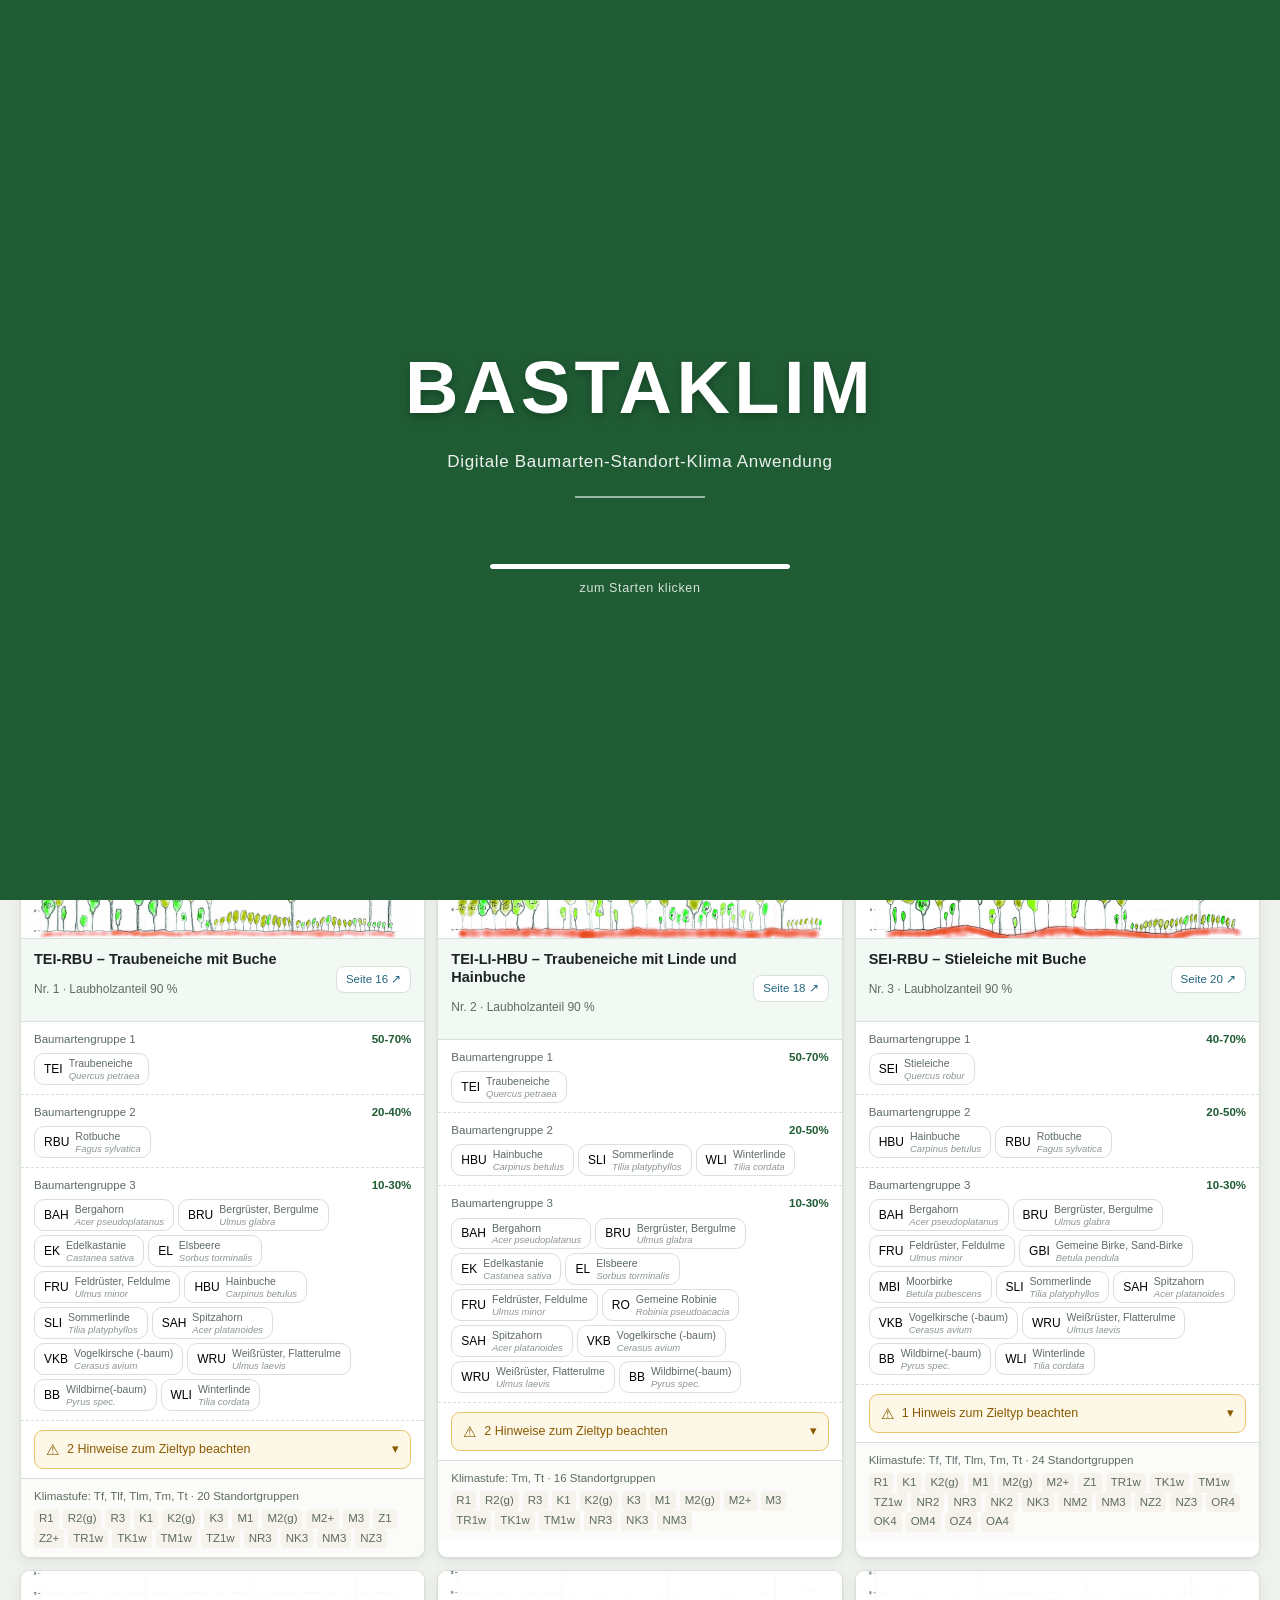
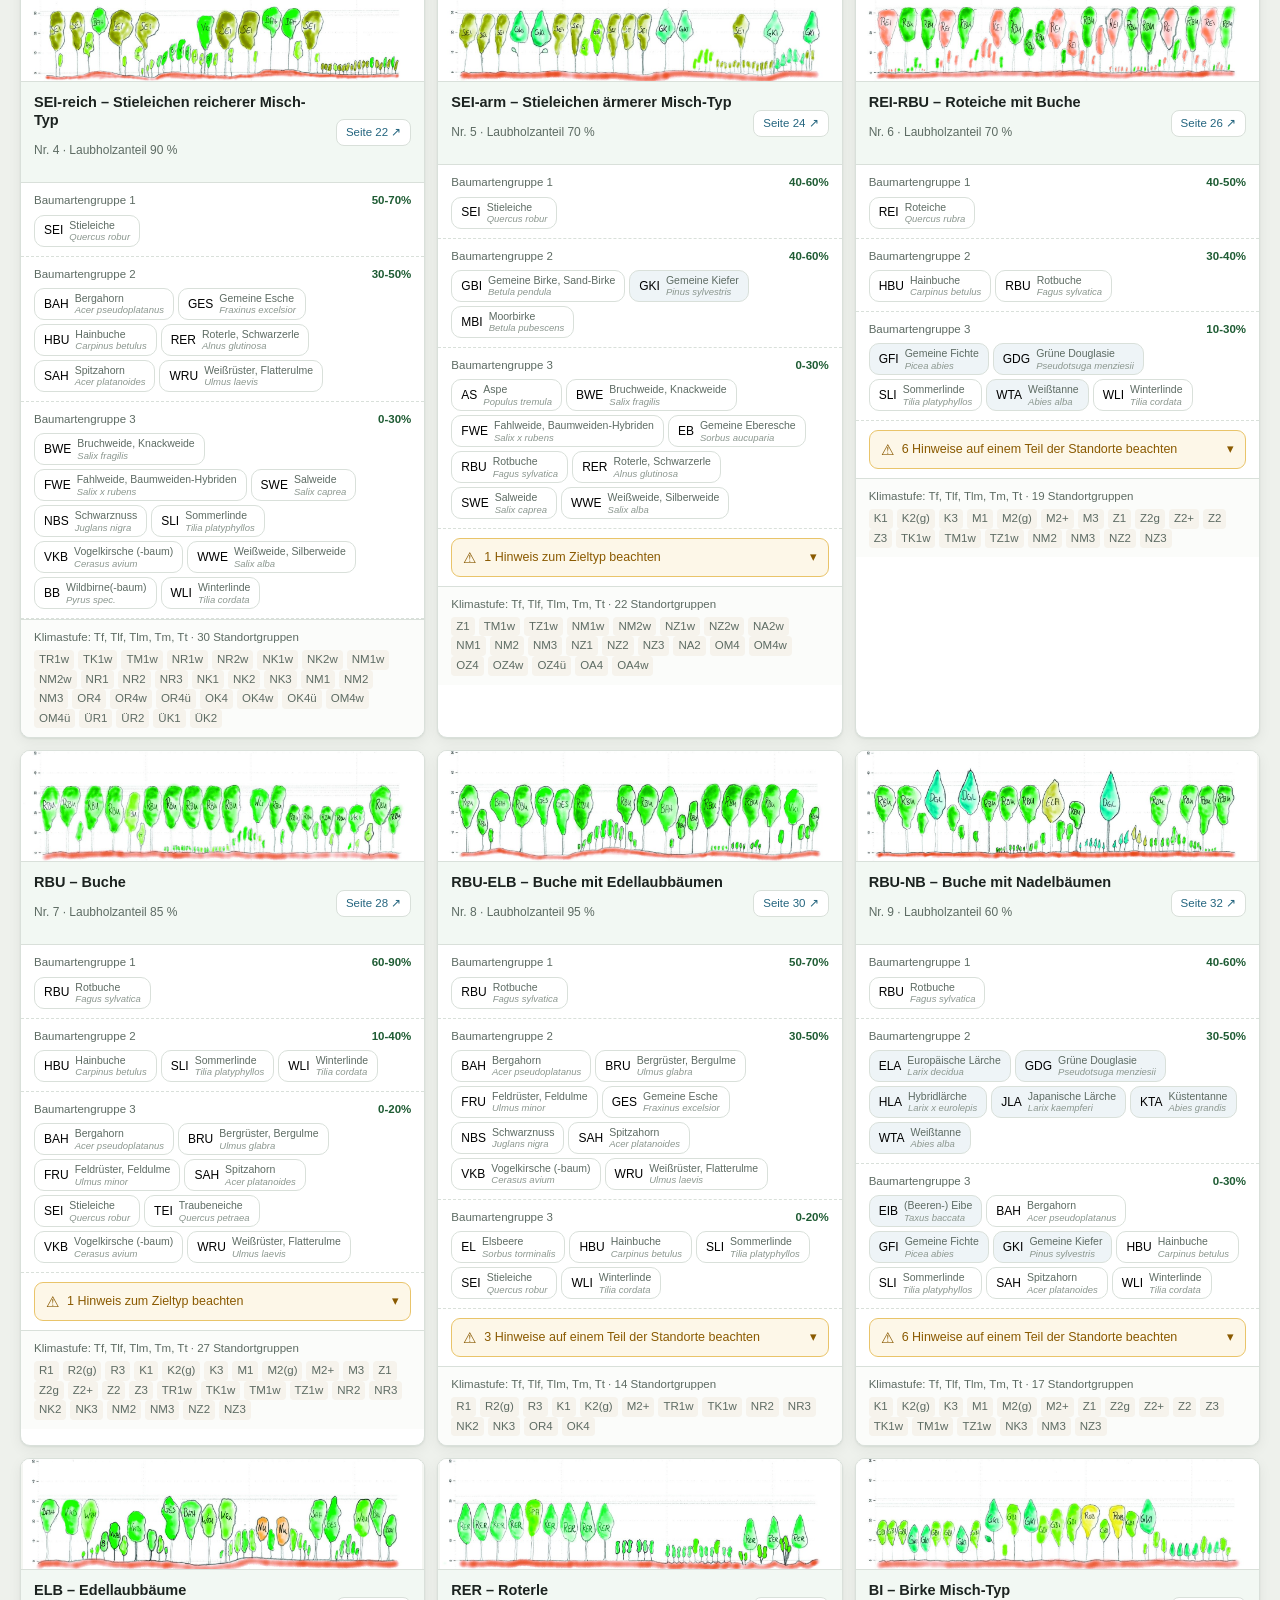
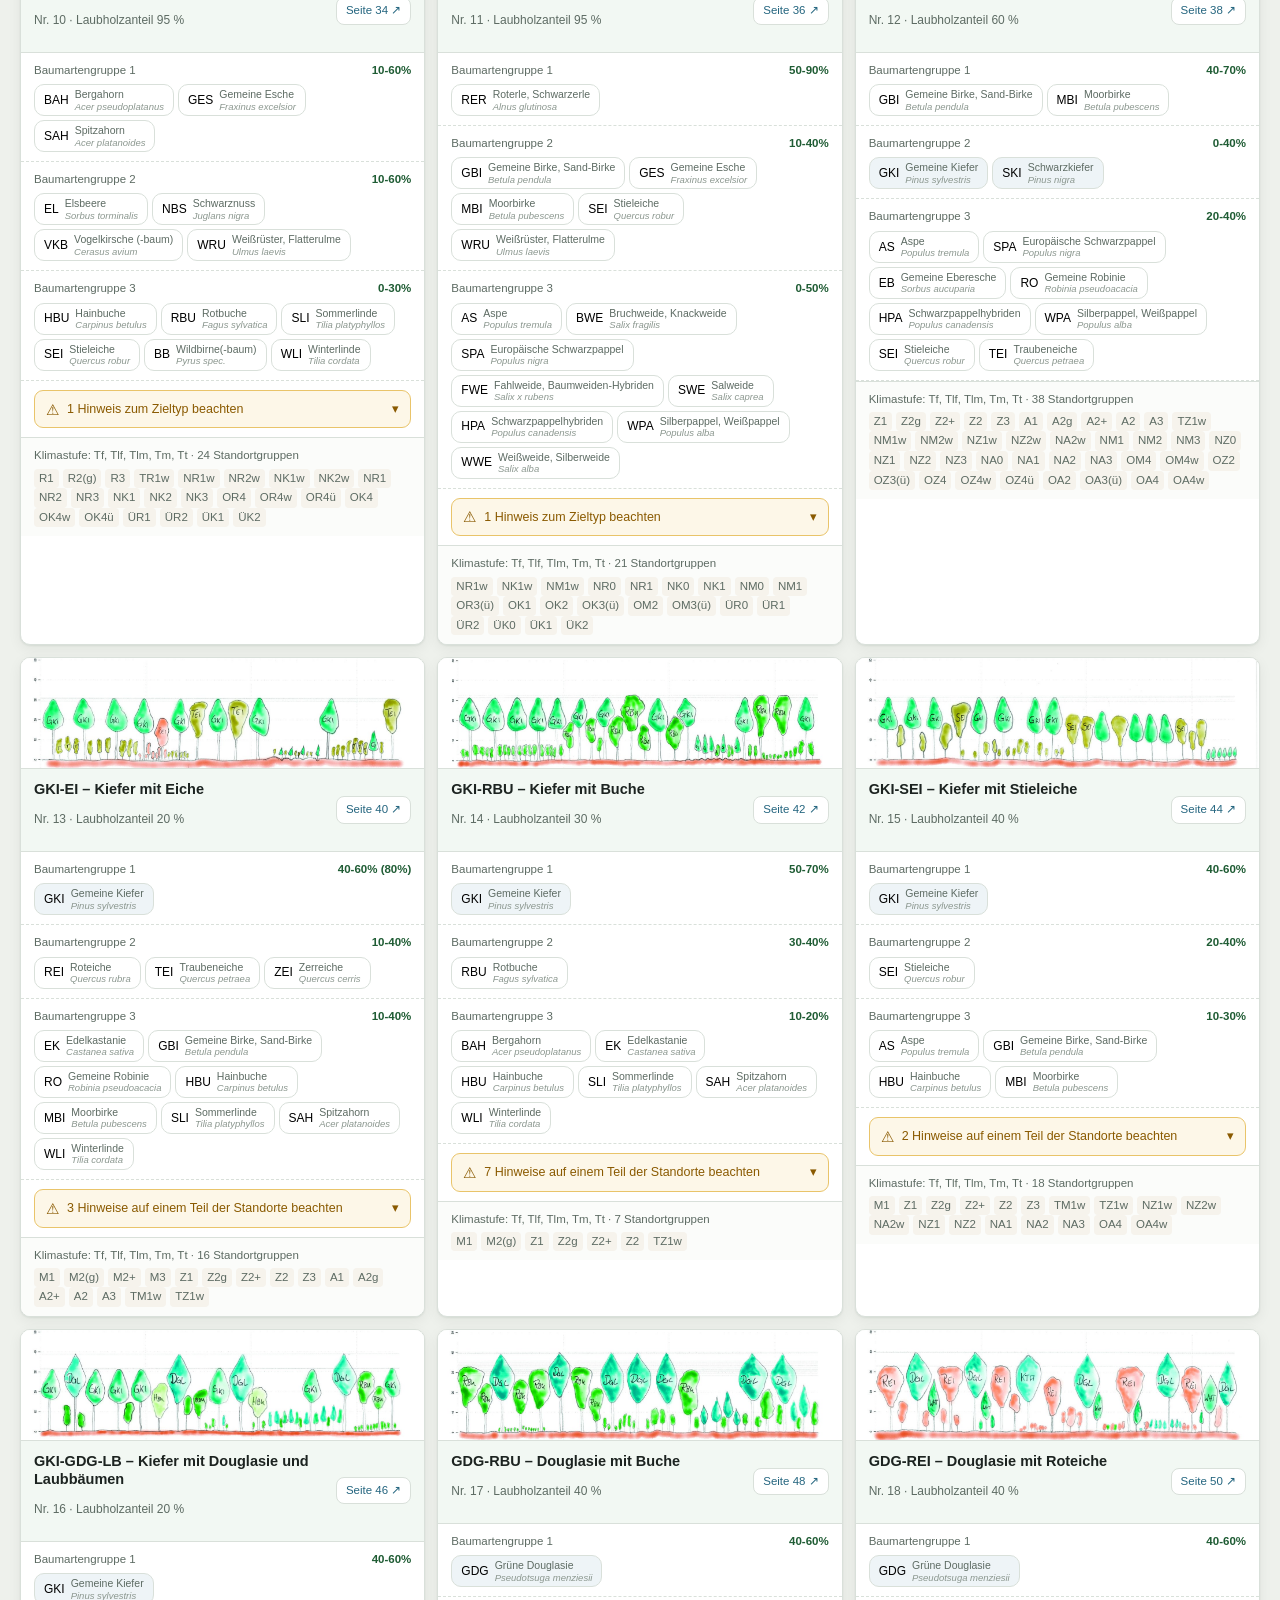
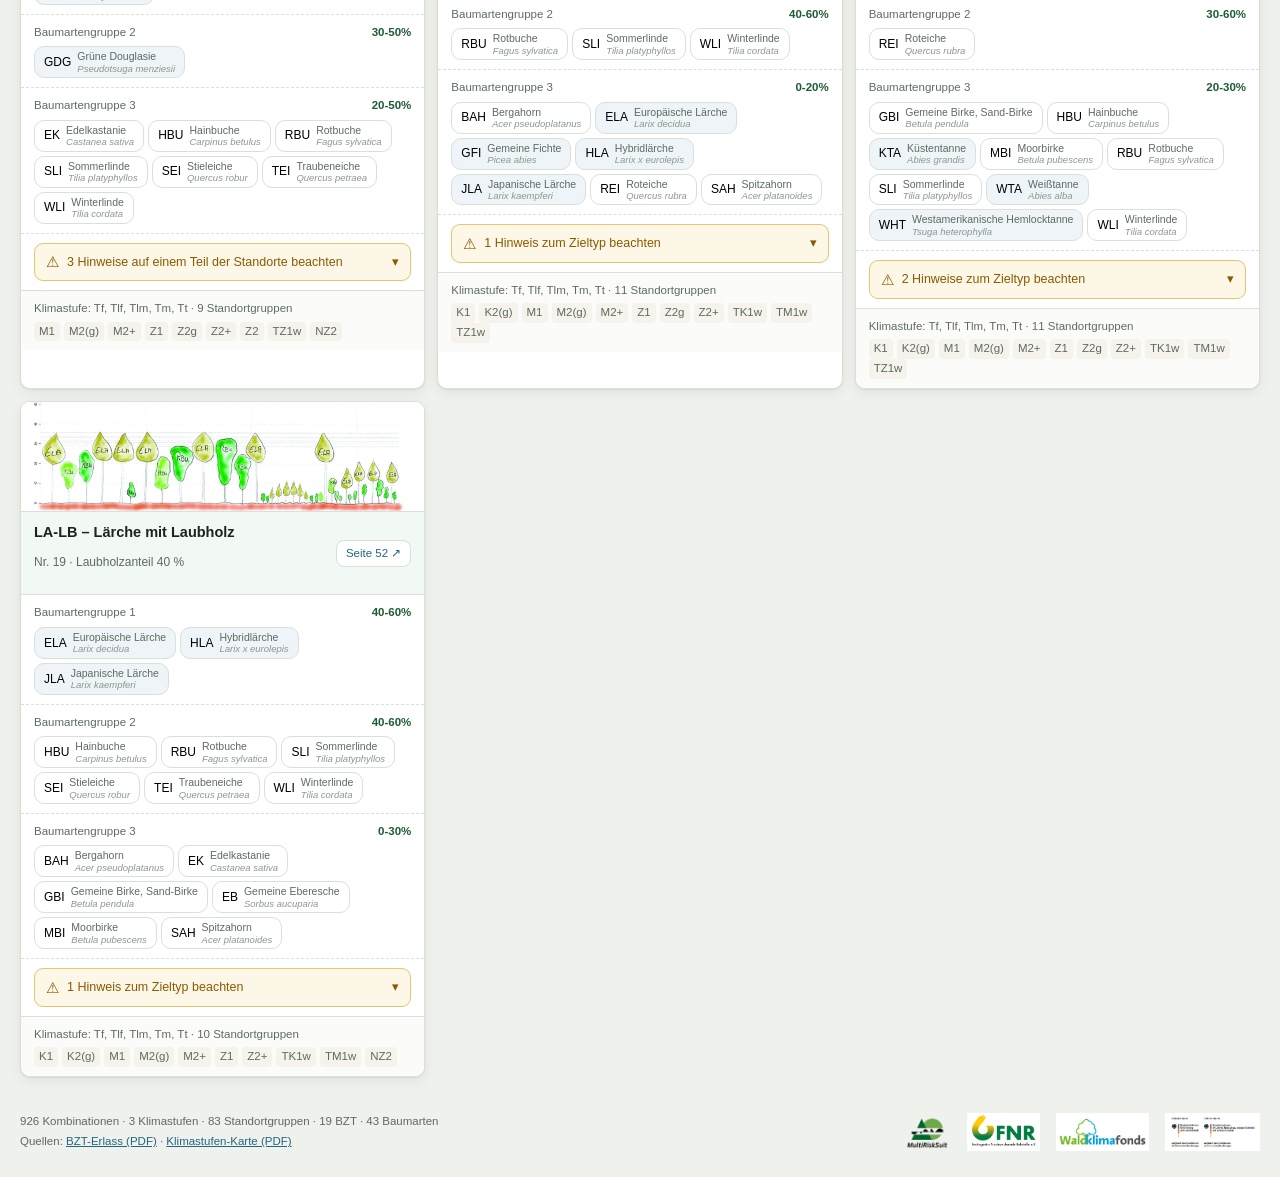
<file: index.html>
<!DOCTYPE html>
<html lang="de">
<head>
<meta charset="utf-8">
<meta name="viewport" content="width=device-width, initial-scale=1">
<title>BASTAKLIM – Bestockungszieltypen nach Klimastufe, Standort und Baumart</title>
<link rel="icon" href="assets/favicon.ico">
<link rel="icon" type="image/png" sizes="32x32" href="assets/favicon-32.png">
<link rel="apple-touch-icon" href="assets/apple-touch-icon.png">
<link rel="manifest" href="manifest.webmanifest">
<meta name="theme-color" content="#14351f">
<meta name="apple-mobile-web-app-capable" content="yes">
<meta name="apple-mobile-web-app-title" content="BASTAKLIM">
<meta name="apple-mobile-web-app-status-bar-style" content="black-translucent">
<link rel="stylesheet" href="styles.css">
</head>
<body>

<!-- Startbild: erscheint zuerst, Klick öffnet die Anwendung -->
<div class="splash" id="splash">
  <div class="splash-bild">
    <img id="splash-img" alt="">
    <div class="splash-ersatz" id="splash-ersatz">
      <h1>BASTAKLIM</h1>
      <p>Digitale Baumarten-Standort-Klima Anwendung</p>
      <span class="splash-linie"></span>
    </div>
  </div>
  <div class="splash-fuss">
    <div class="ladebalken"><i id="ladebalken-fuellung"></i></div>
    <p class="splash-hinweis" id="splash-hinweis">wird geladen …</p>
  </div>
</div>

<header class="app-header">
  <div class="brand">
    <button type="button" class="sidebar-schalter" id="sidebar-schalter"
            aria-label="Seitenleiste ein- und ausblenden" aria-expanded="true">☰</button>
    <span class="brand-mark logo-slot" aria-hidden="true">
      <img data-logo="logo" alt="">
    </span>
    <span>
      <strong>BZT-Filter</strong>
      <small class="nur-pro">Bestandeszieltypen · Klimastufe → Standort → BZT → Baumart</small>
      <small class="nur-light">Welche Baumarten passen auf meinen Standort?</small>
    </span>
  </div>

  <div class="brand-mitte logo-slot">
    <img data-logo="logo_lf" alt="">
  </div>

  <!-- Umschalter zwischen den beiden Ansichten. Beide stehen in dieser
       Datei; gewechselt wird ohne Neuladen, die Auswahl bleibt erhalten. -->
  <div class="ansicht-schalter seg" role="group" aria-label="Ansicht wählen">
    <button type="button" data-ansicht="light" aria-pressed="false">light</button>
    <button type="button" data-ansicht="professional" aria-pressed="true">professional</button>
  </div>

  <div class="header-tools">
    <div class="result-badge nur-pro">
      <b id="result-count">–</b>
      <span>Kombinationen</span>
    </div>
    <label class="switch nur-pro" title="Optionen, die mit der aktuellen Auswahl nicht möglich sind, ausgegraut anzeigen statt ausblenden">
      <input type="checkbox" id="show-unavailable">
      <span>Nicht mögliche zeigen</span>
    </label>
    <button type="button" class="btn btn--install" id="install" hidden>App installieren</button>
    <button type="button" class="btn nur-pro" id="reset-all">Alles zurücksetzen</button>
    <button type="button" class="btn nur-light" id="light-reset">Von vorn beginnen</button>
  </div>
</header>

<!-- Zettel zum Installieren – und zum Aktualisieren.

     ⚠️ Der Inhalt wird von app.js gesetzt, weil jeder Browser einen
     anderen Weg hat – und weil Safari das Ereignis "beforeinstallprompt"
     gar nicht kennt. Ist die App schon installiert, steht hier statt der
     Installationsanleitung der Weg zum Aktualisieren. Hier steht nur die
     Huelle: Knopf (#install-hilfe-tun) und Standzeile bleiben leer und
     verborgen, solange keine Fassung sie braucht. -->
<div class="ios-hinweis" id="install-hilfe" hidden>
  <div class="ios-karte">
    <button type="button" class="ios-zu" id="install-hilfe-zu"
            aria-label="schließen">×</button>
    <h2 id="install-hilfe-titel"></h2>
    <p id="install-hilfe-lead"></p>
    <ol id="install-hilfe-schritte"></ol>
    <button type="button" class="ios-tun" id="install-hilfe-tun" hidden></button>
    <p class="ios-stand" id="install-hilfe-stand" hidden></p>
    <p class="ios-fuss" id="install-hilfe-fuss"></p>
    <button type="button" class="ios-mehr" id="install-hilfe-mehr" hidden></button>
  </div>
</div>

<!-- Hinweiszettel zur Standortskartierung.

     ⚠️ Leer im HTML: Titel, Punkte und Fußzeile kommen aus
     data/starthinweise.js, damit der Text ohne Eingriff in den Code
     gepflegt werden kann. -->
<div class="ios-hinweis" id="starthinweis" hidden>
  <div class="ios-karte ios-karte--weit">
    <button type="button" class="ios-zu" id="starthinweis-zu"
            aria-label="schließen">×</button>
    <h2 id="starthinweis-titel"></h2>
    <ul class="hinweis-punkte" id="starthinweis-punkte"></ul>
    <button type="button" class="ios-tun" id="starthinweis-ok"></button>
    <p class="ios-fuss" id="starthinweis-fuss" hidden></p>
  </div>
</div>

<div class="layout" id="layout">

 <aside class="sidebar" id="sidebar">
    <section class="karte">
      <h2>BASTAKLIM v3.3 Beta</h2>
      <div class="karte-inhalt">
        <p>JP. Nasse</p>
        <p>Dr. E. A. Thurm</p>
        <a class="external"
           href="mailto:bastaklim@lfoa-mv.de?subject=BASTAKLIM%20Feedback">bastaklim@lfoa-mv.de</a>
      </div>
      <footer>BT-FVI Waldbau Projekt MultiRiskSuit</footer>
    </section>

    <section class="karte">
      <h2>Quellen</h2>
      <div class="karte-inhalt">
        <a href="dokumente/BZT_Erlass.pdf" target="_blank" rel="noopener">BZT-Erlass (PDF)</a>
        <a href="dokumente/Klimastufen_BZT.pdf" target="_blank" rel="noopener">Klimastufen-Karte (PDF)</a>
        <button type="button" class="btn btn--klein knopf-uebersicht" data-baumartenuebersicht>
          Baumartenübersicht des BZT
        </button>
      </div>
    </section>

    <!-- Hinweise zur Standortskartierung. Inhalt und Häufigkeit stehen in
         data/starthinweise.js; bleibt verborgen, wenn es die Datei nicht
         gibt – siehe startHinweise() in app.js. -->
    <section class="karte" id="sidebar-hinweise" hidden>
      <h2>Hinweise</h2>
      <div class="karte-inhalt">
        <p>Was von der Standortskartierung zu beachten ist.</p>
        <button type="button" class="btn btn--klein" id="hinweise-oeffnen">
          Hinweise anzeigen
        </button>
      </div>
    </section>

    <!-- Teilen. Bleibt verborgen, solange es weder den QR-Code noch eine
         teilbare Adresse gibt – siehe teilenAufbauen() in app.js. -->
    <section class="karte" id="sidebar-teilen" hidden>
      <h2>Teilen</h2>
      <div class="karte-inhalt">
        <button type="button" class="qr-knopf" id="teilen-qr" hidden
                title="QR-Code groß anzeigen">
          <img id="teilen-qr-bild" alt="QR-Code zum Öffnen von BASTAKLIM">
        </button>
        <a class="qr-ziel" id="teilen-ziel" hidden></a>
        <p class="qr-text" id="teilen-text" hidden>
          Mit der Kamera scannen. Zum Vergrößern antippen.
        </p>
      </div>
      <div class="karte-inhalt" id="teilen-knoepfe"></div>
    </section>

    <!-- Für offline vorbereiten: lädt Bilder und PDFs in den Vorrat,
         siehe offlineBereich() in app.js -->
    <section class="karte" id="sidebar-offline">
      <h2>Offline</h2>
      <div class="karte-inhalt">
        <p id="offline-status">Lädt alle Bilder und beide PDFs (rund 35–50 MB), damit die App im Wald ohne Netz vollständig läuft. Am besten im WLAN.</p>
        <div class="offline-balken" id="offline-balken" hidden><i></i></div>
        <button type="button" class="btn btn--klein" id="offline-vorbereiten">Für offline vorbereiten</button>
      </div>
    </section>

    <section class="karte nur-pro">
      <h2>Auswahl</h2>
      <div class="karte-inhalt" id="sidebar-status">
        <p>keine Filter gesetzt</p>
      </div>
      <div class="karte-inhalt">
        <button type="button" class="btn btn--klein" id="sidebar-reset">zurücksetzen</button>
        <button type="button" class="btn btn--klein" id="sidebar-csv">als CSV speichern</button>
        <button type="button" class="btn btn--klein" id="sidebar-druck">Standortblatt drucken</button>
      </div>
    </section>

    <section class="karte logo-karte" id="sidebar-logos" hidden>
      <div class="karte-inhalt sidebar-logos">
        <span class="logo-slot"><img data-logo="logo1" alt=""></span>
        <span class="logo-slot"><img data-logo="logo2" alt=""></span>
        <span class="logo-slot"><img data-logo="logo3" alt=""></span>
        <span class="logo-slot"><img data-logo="logo4" alt=""></span>
      </div>
    </section>
  </aside>

  <div class="inhalt">

    <!-- ================================================================ -->
    <!-- Ansicht "light": geführter Ablauf in drei Schritten               -->
    <!-- ================================================================ -->
    <div class="ansicht ansicht--light">


    <!-- Fortschritt: drei Schritte, der aktuelle ist hervorgehoben -->
    <ol class="schritte" id="schritte">
      <li data-schritt="1"><span>1</span> Klimastufe</li>
      <li data-schritt="2"><span>2</span> Standort</li>
      <li data-schritt="3"><span>3</span> Baumarten</li>
    </ol>

    <!-- ---------------------------------------------------------------- -->
    <!-- Schritt 1: Verortung in der Karte                                 -->
    <!-- ---------------------------------------------------------------- -->
    <section class="light-schritt" data-schritt="1" id="schritt-1">
      <h2>Wo liegt Ihre Fläche?</h2>
      <p class="light-lead">
        In die Karte klicken. Gefärbt sind nur die <strong>Waldflächen</strong> –
        klicken Sie in oder dicht neben den Wald, der Sie interessiert.
      </p>

      <div class="karte-buehne">
        <div class="karte-halter" id="karte-halter">
          <img id="karte-bild" src="assets/klimastufe/karte.png"
               alt="Klimastufenkarte Mecklenburg-Vorpommern">
          <span class="karte-marke" id="karte-marke" hidden></span>
          <p class="karte-fehlt" id="karte-fehlt" hidden>
            <strong>Die Karte fehlt.</strong><br>
            <code>assets/klimastufe/karte.png</code> wird von
            <code>python3 tools/extract_images.py</code> erzeugt.
            Solange sie fehlt, bitte die Klimastufe unten direkt wählen.
          </p>
        </div>

        <div class="karte-seite">
          <p class="karte-befund" id="karte-befund">Noch nichts ausgewählt.</p>
          <p class="light-hinweis">
            Oder die Klimastufe direkt wählen:
          </p>
          <div class="klima-wahl" id="klima-wahl"></div>
          <p class="light-quelle">
            Karte: Klimastufen nach BAS Standorts-Karte 2023 ·
            <a href="dokumente/Klimastufen_BZT.pdf" target="_blank" rel="noopener">PDF öffnen ↗</a>
          </p>
        </div>
      </div>
    </section>

    <!-- ---------------------------------------------------------------- -->
    <!-- Schritt 2: Standort, geführt oder direkt                          -->
    <!-- ---------------------------------------------------------------- -->
    <section class="light-schritt" data-schritt="2" id="schritt-2" hidden>
      <h2>Welcher Standort?</h2>

      <div class="seg seg--breit" role="group" aria-label="Art der Standortwahl">
        <button type="button" data-stgrmodus="gefuehrt" class="is-on" aria-pressed="true">Schritt für Schritt</button>
        <button type="button" data-stgrmodus="direkt" aria-pressed="false">Standortgruppe direkt</button>
      </div>

      <div id="stgr-gefuehrt">
        <div class="gradient" id="gradient"></div>
        <p class="light-hinweis" id="gradient-befund"></p>
      </div>

      <div id="stgr-direkt" hidden>
        <input type="search" class="col-search" id="stgr-suche"
               placeholder="Standortgruppe suchen …" aria-label="Standortgruppe suchen">
        <div class="tiles tiles--breit" id="stgr-liste"></div>
      </div>
    </section>

    <!-- ---------------------------------------------------------------- -->
    <!-- Schritt 3: Ergebnis                                               -->
    <!-- ---------------------------------------------------------------- -->
    <section class="light-schritt" data-schritt="3" id="schritt-3" hidden>
      <h2>Mögliche Baumarten</h2>
      <button type="button" class="btn btn--klein knopf-uebersicht" data-baumartenuebersicht>
        Baumartenübersicht des BZT
      </button>
      <p class="light-lead" id="ergebnis-kopf"></p>

      <p class="baum-legende">
        <span class="baum-legende-feld"></span>
        <span><strong>Grün hinterlegt</strong> sind die Baumarten, die in
        mindestens einem der möglichen Zieltypen die <strong>führende
        Baumart</strong> sind. Das ist unabhängig vom Anteil: Zwei Baumarten
        können denselben Höchstanteil haben und trotzdem verschieden weit vorn
        im Zieltyp stehen.</span>
      </p>

      <!-- Die gewählte Mischung. Ohne Auswahl steht hier die Aufforderung. -->
      <div class="mischung" id="mischung">
        <div class="mischung-arten" id="mischung-arten"></div>
        <p class="mischung-text" id="mischung-text"></p>
      </div>

      <div class="baumliste" id="baumliste-haupt"></div>

      <details class="baumliste-mehr" id="baumliste-mehr">
        <summary><span id="mehr-anzahl"></span></summary>
        <div class="baumliste" id="baumliste-rest"></div>
      </details>

      <details class="baumliste-mehr baumliste-mehr--raus" id="baumliste-raus-box" hidden>
        <summary><span id="raus-anzahl"></span></summary>
        <p class="light-hinweis">
          Diese Baumarten kommen auf dem Standort zwar vor, lassen sich aber mit
          der gewählten Mischung in keinem Bestockungszieltyp zusammenbringen.
        </p>
        <div class="baumliste" id="baumliste-raus"></div>
      </details>

      <p class="light-fussnote">
        Angegeben ist der <strong>höchste Anteil</strong>, mit dem die Baumart auf
        diesem Standort in einem Bestockungszieltyp vorkommen darf – bei einer
        gewählten Mischung nur noch in den Zieltypen, die alle gewählten Arten
        zugleich zulassen. <strong>Die Anteile lassen sich nicht addieren:</strong>
        Baumarten derselben Baumartengruppe sind Alternativen zueinander und
        teilen sich deren Anteil. Die Mindestanteile gelten erst, wenn ein
        einzelner Zieltyp gewählt ist; sie stehen mit den Zieltypen im
        <a href="dokumente/BZT_Erlass.pdf" target="_blank" rel="noopener">BZT-Erlass</a>.
      </p>

      <div class="light-aktionen">
        <button type="button" class="btn" id="light-zurueck">Standort ändern</button>
        <button type="button" class="btn" id="light-drucken">Drucken</button>
      </div>
    </section>
    </div>

    <!-- ================================================================ -->
    <!-- Ansicht "professional": die vier Spalten                         -->
    <!-- ================================================================ -->
    <div class="ansicht ansicht--pro">

    <p class="active-filters" id="active-filters" hidden></p>

    <!-- Reiter für schmale Fenster. Am Telefon liegen die vier Spalten
         sonst untereinander und man scrollt endlos; hier ist immer nur
         eine sichtbar. Auf dem Desktop ist die Leiste ausgeblendet. -->
    <nav class="spalten-reiter" id="spalten-reiter" aria-label="Spalte wählen"></nav>

    <main class="columns" id="columns">

      <section class="col" data-facet="kli">
        <header class="col-head">
          <h2>Klimastufe</h2>
          <span class="col-count"><b data-count>–</b><span data-total></span></span>
          <button type="button" class="col-clear" data-clear hidden aria-label="Auswahl Klimastufe löschen">Auswahl löschen</button>
        </header>
        <div class="col-tools">
          <input type="search" class="col-search" data-search placeholder="Klimastufe suchen …" aria-label="Klimastufe suchen">
        </div>
        <div class="tiles" data-tiles></div>
        <p class="col-empty" data-empty hidden>Keine Treffer.</p>
      </section>

      <section class="col" data-facet="stgr">
        <header class="col-head">
          <h2>Standort</h2>
          <span class="col-count"><b data-count>–</b><span data-total></span></span>
          <button type="button" class="col-clear" data-clear hidden aria-label="Auswahl Standort löschen">Auswahl löschen</button>
        </header>
        <div class="col-tools">
          <input type="search" class="col-search" data-search placeholder="Standortgruppe suchen …" aria-label="Standortgruppe suchen">
        </div>
        <div class="tiles" data-tiles></div>
        <p class="col-empty" data-empty hidden>Keine Treffer.</p>
      </section>

      <section class="col" data-facet="bzt">
        <header class="col-head">
          <h2>BZT</h2>
          <span class="col-count"><b data-count>–</b><span data-total></span></span>
          <button type="button" class="col-clear" data-clear hidden aria-label="Auswahl BZT löschen">Auswahl löschen</button>
        </header>
        <div class="col-tools">
          <input type="search" class="col-search" data-search placeholder="Bestandeszieltyp suchen …" aria-label="Bestandeszieltyp suchen">
        </div>
        <div class="tiles" data-tiles></div>
        <p class="col-empty" data-empty hidden>Keine Treffer.</p>
      </section>

      <section class="col" data-facet="ba">
        <header class="col-head">
          <h2>Baumart</h2>
          <span class="col-count"><b data-count>–</b><span data-total></span></span>
          <button type="button" class="col-clear" data-clear hidden aria-label="Auswahl Baumart löschen">Auswahl löschen</button>
          <button type="button" class="btn btn--klein col-uebersicht" data-baumartenuebersicht>Baumartenübersicht des BZT</button>
        </header>
        <div class="col-tools">
          <input type="search" class="col-search" data-search placeholder="Baumart suchen …" aria-label="Baumart suchen">
          <div class="seg" role="group" aria-label="Verknüpfung mehrerer Baumarten">
            <button type="button" data-bamode="und" class="is-on" aria-pressed="true" title="Nur BZT, die alle gewählten Baumarten enthalten">alle</button>
            <button type="button" data-bamode="oder" aria-pressed="false" title="BZT, die mindestens eine der gewählten Baumarten enthalten">eine</button>
          </div>
        </div>
        <p class="col-hint">sortiert nach Maximalanteil</p>
        <div class="tiles" data-tiles></div>
        <p class="col-empty" data-empty hidden>Keine Treffer.</p>
      </section>

    </main>

    <section class="results" id="results">
      <header class="results-head">
        <h2>Ergebnis</h2>
        <p id="results-summary"></p>
        <button type="button" class="btn" id="drucken">Standortblatt drucken</button>
        <button type="button" class="btn" id="export-csv">Als CSV speichern</button>
      </header>
      <div class="druckkopf" id="druckkopf" aria-hidden="true"></div>
      <div id="results-body"></div>
    </section>

    </div><!-- /ansicht--pro -->

    <footer class="app-footer">
      <div class="footer-text">
        <span id="meta-line"></span>
        <span>Quellen:
          <a href="dokumente/BZT_Erlass.pdf" target="_blank" rel="noopener">BZT-Erlass (PDF)</a> ·
          <a href="dokumente/Klimastufen_BZT.pdf" target="_blank" rel="noopener">Klimastufen-Karte (PDF)</a>
        </span>
      </div>
      <div class="footer-logos">
        <span class="logo-slot"><img data-logo="logo1" alt=""></span>
        <span class="logo-slot"><img data-logo="logo2" alt=""></span>
        <span class="logo-slot"><img data-logo="logo3" alt=""></span>
        <span class="logo-slot"><img data-logo="logo4" alt=""></span>
      </div>
    </footer>

  </div>
</div>

<div class="viewer" id="viewer" hidden>
  <div class="viewer-fenster" role="dialog" aria-modal="true" aria-labelledby="viewer-titel">
    <header class="viewer-kopf">
      <div>
        <h2 id="viewer-titel"></h2>
        <p id="viewer-sub"></p>
      </div>
      <button type="button" class="viewer-zu" aria-label="Schließen">×</button>
    </header>
    <div class="viewer-buehne">
      <button type="button" id="viewer-zurueck" class="viewer-pfeil" aria-label="vorige Seite">‹</button>
      <img id="viewer-bild" alt="">
      <p id="viewer-hinweis" class="viewer-hinweis" hidden>
        Für diese Seite liegt kein Bild unter <code>assets/seiten/</code>.
        Bitte <code>python3 tools/extract_images.py</code> ausführen oder das
        PDF über den Link unten öffnen.
      </p>
      <button type="button" id="viewer-weiter" class="viewer-pfeil" aria-label="nächste Seite">›</button>
    </div>
    <footer class="viewer-fuss">
      <span id="viewer-blatt"></span>
      <a id="viewer-pdf" href="#" target="_blank" rel="noopener">Original-PDF öffnen ↗</a>
    </footer>
  </div>
</div>

<!-- Betriebsart: index.html = professional, siehe Kopf von app.js -->
<script>window.BZT_MODUS = "professional";</script>
<script src="data/bzt_data.js"></script>
<!-- Welche Bilddatei zu welcher Kachel gehört. Ohne sie probiert app.js
     fünf Endungen je Kachel durch – über HTTP 504 Anfragen je Aufruf. -->
<script src="data/bilder.js"></script>
<script src="data/klimaraster.js"></script>
<!-- Fußnoten der Anlage II (tools/build_hinweise.py). Fehlt die Datei,
     zeigt die App keine Fußnoten und läuft unverändert weiter. -->
<script src="data/hinweise.js"></script>
<!-- Hinweise zur Standortskartierung. Der Text darin darf von Hand
     geändert werden – die Datei ist JSON mit einer Zeile Vorspann. -->
<script src="data/starthinweise.js"></script>
<script src="app.js"></script>
<script src="light.js"></script>
</body>
</html>
</file>
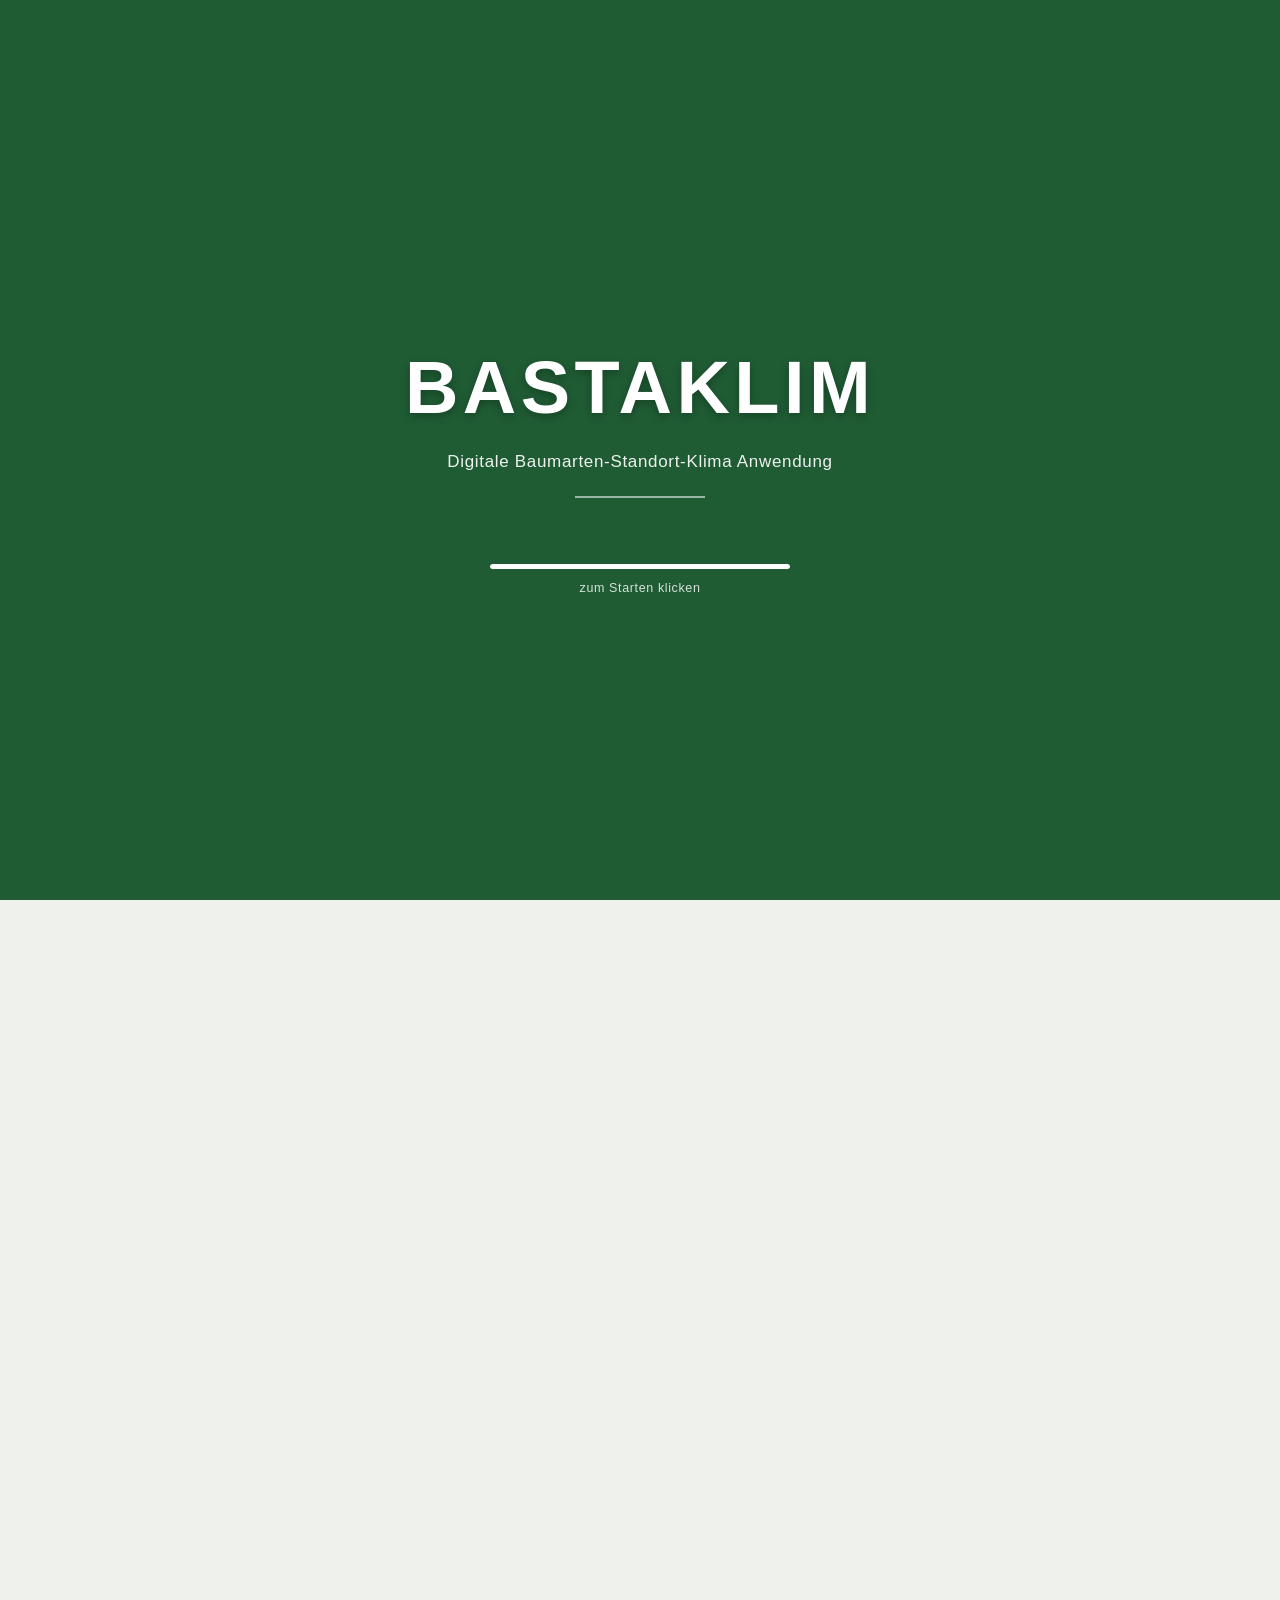
<file: light.html>
<!DOCTYPE html>
<html lang="de">
<head>
<meta charset="utf-8">
<meta name="viewport" content="width=device-width, initial-scale=1">
<title>BASTAKLIM light</title>
<link rel="icon" href="assets/favicon.ico">
<!-- Beide Ansichten liegen jetzt in index.html; umgeschaltet wird dort
     ohne Neuladen. Diese Datei bleibt als Weiterleitung bestehen, damit
     vorhandene Links, Lesezeichen und QR-Codes weiter funktionieren. -->
<meta http-equiv="refresh" content="0; url=index.html?ansicht=light">
<link rel="canonical" href="index.html?ansicht=light">
<script>location.replace("index.html?ansicht=light" + location.hash);</script>
<style>
  body { font: 15px/1.6 system-ui, sans-serif; margin: 3rem auto; max-width: 32rem;
         padding: 0 1.5rem; color: #1c2320; }
  a { color: #1f5c34; }
</style>
</head>
<body>
<p>Die Light-Ansicht steht jetzt in derselben Seite wie die Profi-Ansicht.</p>
<p><a href="index.html?ansicht=light">Weiter zu BASTAKLIM light</a></p>
</body>
</html>
</file>
<file: styles.css>
/* ==========================================================================
   BZT-Filter – Layout und Gestaltung
   Farben/Größen zentral über die Variablen in :root anpassbar.
   ========================================================================== */

:root {
  --gruen-900: #14351f;
  --gruen-700: #1f5c34;
  --gruen-600: #2c7a45;
  --gruen-100: #e3f0e6;
  --gruen-050: #f2f8f3;

  --blau-600: #24657f;
  --sand-100: #f6f3ec;

  --text: #1c2320;
  --text-schwach: #5d6b63;
  --linie: #d9e0da;
  --flaeche: #ffffff;
  --grund: #eef1ec;

  --radius: 10px;
  --schatten: 0 1px 2px rgba(20, 40, 25, .07), 0 4px 14px rgba(20, 40, 25, .06);

  /* Höhe der scrollbaren Kachel-Listen */
  --spalten-hoehe: clamp(340px, 54vh, 640px);

  /* Breite der Seitenleiste */
  --sidebar-breite: 208px;
}

* { box-sizing: border-box; }

html { -webkit-text-size-adjust: 100%; }

body {
  margin: 0;
  background: var(--grund);
  color: var(--text);
  font: 15px/1.5 "Segoe UI", -apple-system, BlinkMacSystemFont, Roboto,
        "Helvetica Neue", Arial, sans-serif;
}

h1, h2, h3 { margin: 0; font-weight: 650; line-height: 1.25; }

code {
  font-family: ui-monospace, SFMono-Regular, Menlo, Consolas, monospace;
  font-size: .9em;
}

/* --- Kopfzeile ----------------------------------------------------------- */

.app-header {
  position: sticky;
  top: 0;
  z-index: 20;
  display: flex;
  flex-wrap: wrap;
  gap: 14px;
  align-items: center;
  justify-content: space-between;
  padding: 12px 20px;
  background: var(--gruen-900);
  color: #fff;
  box-shadow: 0 2px 10px rgba(0, 0, 0, .18);
}

.brand { display: flex; align-items: center; gap: 12px; }

.sidebar-schalter {
  flex: none;
  width: 32px; height: 32px;
  border: 1px solid rgba(255, 255, 255, .28);
  border-radius: 8px;
  background: rgba(255, 255, 255, .08);
  color: #fff; font-size: 15px; line-height: 1;
  cursor: pointer;
}
.sidebar-schalter:hover { background: rgba(255, 255, 255, .22); }
.sidebar-schalter[aria-expanded="false"] {
  border-color: rgba(255, 255, 255, .55);
  background: rgba(255, 255, 255, .18);
}
.brand strong { display: block; font-size: 17px; letter-spacing: .01em; }
.brand small { display: block; font-size: 12.5px; opacity: .78; }

.brand-mark {
  width: 34px; height: 34px; flex: none;
  border-radius: 8px;
  overflow: hidden;
  background:
    radial-gradient(circle at 30% 70%, #7cc48c 0 26%, transparent 27%),
    radial-gradient(circle at 62% 42%, #a8dcb4 0 30%, transparent 31%),
    linear-gradient(160deg, var(--gruen-600), var(--gruen-700));
}
.brand-mark img { width: 100%; height: 100%; object-fit: contain; display: block; }

/* Logo oben mittig: assets/logo_lf.png */
.brand-mitte { flex: 0 1 auto; display: flex; justify-content: center; }
.brand-mitte img { max-height: 42px; max-width: 260px; display: block; }

@media (max-width: 900px) { .brand-mitte { order: 3; width: 100%; } }

.header-tools { display: flex; flex-wrap: wrap; align-items: center; gap: 10px; }

.result-badge {
  display: flex; align-items: baseline; gap: 6px;
  padding: 5px 12px;
  border-radius: 999px;
  background: rgba(255, 255, 255, .12);
  font-size: 12.5px;
}
.result-badge b { font-size: 16px; }

.switch {
  display: flex; align-items: center; gap: 7px;
  font-size: 12.5px; opacity: .9; cursor: pointer; user-select: none;
}
.switch input { accent-color: var(--gruen-600); width: 15px; height: 15px; }

.btn {
  padding: 6px 13px;
  border: 1px solid rgba(255, 255, 255, .3);
  border-radius: 8px;
  background: rgba(255, 255, 255, .08);
  color: inherit;
  font: inherit; font-size: 13px;
  cursor: pointer;
}
.btn:hover { background: rgba(255, 255, 255, .2); }
.btn:active { transform: translateY(1px); }

/* --- Zeile mit den aktiven Filtern --------------------------------------- */

.active-filters {
  margin: 0;
  padding: 9px 20px;
  background: var(--gruen-100);
  border-bottom: 1px solid var(--linie);
  font-size: 13px;
  color: var(--gruen-900);
}
.active-filters .chip {
  display: inline-flex; align-items: center; gap: 6px;
  margin: 2px 6px 2px 0;
  padding: 2px 6px 2px 10px;
  border-radius: 999px;
  background: #fff;
  border: 1px solid var(--linie);
}
.active-filters .chip b { font-weight: 600; }
.active-filters .chip button {
  border: 0; background: none; cursor: pointer;
  color: var(--text-schwach); font-size: 15px; line-height: 1; padding: 2px 4px;
}
.active-filters .chip button:hover { color: #b03030; }

/* --- Spalten ------------------------------------------------------------- */

.columns {
  display: grid;
  grid-template-columns: 0.9fr 1.15fr 1.15fr 1fr;
  gap: 14px;
  padding: 16px 20px;
  align-items: start;
}

@media (max-width: 1100px) { .columns { grid-template-columns: 1fr 1fr; } }
@media (max-width: 640px)  { .columns { grid-template-columns: 1fr; } }

.col {
  background: var(--flaeche);
  border: 1px solid var(--linie);
  border-radius: var(--radius);
  box-shadow: var(--schatten);
  overflow: hidden;
  display: flex;
  flex-direction: column;
}

.col-head {
  display: grid;
  grid-template-columns: 1fr auto;
  gap: 4px 10px;
  align-items: center;
  padding: 10px 12px;
  background: var(--gruen-050);
  border-bottom: 1px solid var(--linie);
}
.col-head h2 { font-size: 15px; color: var(--gruen-900); }

.col-count { font-size: 12.5px; color: var(--text-schwach); white-space: nowrap; }
.col-count b { color: var(--gruen-700); font-size: 14px; }

.col-uebersicht { grid-column: 1 / -1; justify-self: start; }
.knopf-uebersicht { align-self: flex-start; }
.light-schritt > .knopf-uebersicht { margin: 0 0 10px; }

.col-clear {
  grid-column: 1 / -1;
  justify-self: start;
  border: 0; background: none; padding: 0;
  color: var(--blau-600); font: inherit; font-size: 12px;
  text-decoration: underline; cursor: pointer;
}

.col-tools { display: flex; gap: 8px; padding: 9px 12px 4px; }

.col-search {
  flex: 1 1 auto; min-width: 0;
  padding: 6px 9px;
  border: 1px solid var(--linie);
  border-radius: 7px;
  font: inherit; font-size: 13px;
  background: #fff;
}
.col-search:focus { outline: 2px solid var(--gruen-600); outline-offset: -1px; }

.seg { display: flex; flex: none; border: 1px solid var(--linie); border-radius: 7px; overflow: hidden; }
.seg button {
  border: 0; background: #fff; padding: 0 9px;
  font: inherit; font-size: 12px; color: var(--text-schwach); cursor: pointer;
}
.seg button + button { border-left: 1px solid var(--linie); }
.seg button.is-on { background: var(--gruen-600); color: #fff; }

.col-hint { margin: 4px 12px 0; font-size: 11.5px; color: var(--text-schwach); }
.col-empty { margin: 0; padding: 18px 12px; font-size: 13px; color: var(--text-schwach); }

.tiles {
  padding: 8px 10px 12px;
  overflow-y: auto;
  max-height: var(--spalten-hoehe);
  scrollbar-width: thin;
}

.tiles-group {
  margin: 10px 2px 5px;
  font-size: 11px;
  font-weight: 700;
  letter-spacing: .05em;
  text-transform: uppercase;
  color: var(--text-schwach);
}
.tiles-group:first-child { margin-top: 2px; }

/* --- Kacheln ------------------------------------------------------------- */

.tile {
  display: grid;
  grid-template-columns: 54px 1fr auto;
  gap: 10px;
  align-items: center;
  width: 100%;
  margin-bottom: 6px;
  padding: 6px;
  border: 1px solid var(--linie);
  border-radius: 9px;
  background: #fff;
  font: inherit;
  text-align: left;
  cursor: pointer;
  transition: border-color .12s, background .12s, box-shadow .12s;
}
.tile:hover { border-color: var(--gruen-600); background: var(--gruen-050); }
.tile:focus-visible { outline: 2px solid var(--blau-600); outline-offset: 1px; }

.tile[aria-pressed="true"] {
  border-color: var(--gruen-700);
  background: var(--gruen-100);
  box-shadow: inset 3px 0 0 var(--gruen-700);
}

.tile.is-off { opacity: .38; cursor: not-allowed; filter: grayscale(.7); }
.tile.is-off:hover { border-color: var(--linie); background: #fff; }

/* Bildkachel: Platzhalter liegt im Hintergrund, das PNG legt sich darüber.
   Fehlt das PNG, bleibt der Platzhalter sichtbar (siehe app.js).

   ⚠️ Sobald das echte Bild da ist, MUSS der Platzhalter weg – dafür setzt
   app.js die Klasse .thumb--geladen. Ohne sie blieb er sichtbar: Die
   Kacheln der Klimastufe, des BZT und des Standorts zeigen ihr Bild mit
   object-fit: contain, also mit Rand, und viele PNG/SVG sind an den Rändern
   durchsichtig. Durch beides schien das gezeichnete Ersatzmotiv hindurch –
   hinter dem richtigen Bild lag ein zweites, fremdes.
   (Die Regeln weiter unten setzen nur background-COLOR auf Weiß; das
   Hintergrundbild aus .thumb--kli & Co. überleben sie.) */
.thumb {
  position: relative;
  width: 54px; height: 54px;
  flex: none;
  border-radius: 7px;
  overflow: hidden;
  background: var(--sand-100);
  display: grid;
  place-items: center;
}
.thumb img {
  position: absolute; inset: 0;
  width: 100%; height: 100%;
  object-fit: cover;
  display: block;
}
.thumb .thumb-code {
  position: relative;
  font-size: 11px;
  font-weight: 700;
  letter-spacing: .02em;
  color: rgba(0, 0, 0, .55);
  text-shadow: 0 1px 0 rgba(255, 255, 255, .6);
  padding: 0 2px;
  text-align: center;
  word-break: break-all;
  line-height: 1.1;
}

/* Ein Bild bleibt unsichtbar, bis es wirklich geladen ist.

   Ohne das zeigt der Browser sein Kaputt-Symbol, sobald eine Quelle
   fehlschlägt – und fehlschlagen ist hier der Normalfall: thumb() probiert
   .png, .jpg, .jpeg, .webp und .svg der Reihe nach durch, logoLaden()
   zehn Kandidaten, das Startbild drei. Bei jedem Versuch blitzte das
   Symbol kurz auf.

   Gesetzt wird die Klasse im "load"-Ereignis (app.js); bei den Kacheln
   liegt sie auf der Kachel selbst, weil dort zusätzlich das
   Ersatzmotiv verschwinden muss. */
.thumb img,
.splash-bild img,
.logo-slot img,
#teilen-qr-bild {
  opacity: 0;
  transition: opacity .12s linear;
}
.thumb--geladen img,
img.ist-geladen { opacity: 1; }

/* Platzhalter-Motive je Spalte */
.thumb--kli  { background: #dfe9f2 url("data:image/svg+xml,%3Csvg xmlns='http://www.w3.org/2000/svg' viewBox='0 0 48 48'%3E%3Cpath d='M10 8h28v32H10z' fill='none' stroke='%2385a3bb' stroke-width='2'/%3E%3Cpath d='M17 30c2-6 1-11 5-14s9 1 10 5-2 9-6 10-11 2-9-1z' fill='%23b7cddd'/%3E%3C/svg%3E") center/70% no-repeat; }
.thumb--stgr { background: #e8e3d6 url("data:image/svg+xml,%3Csvg xmlns='http://www.w3.org/2000/svg' viewBox='0 0 48 48'%3E%3Crect x='8' y='12' width='32' height='8' fill='%23c6b89a'/%3E%3Crect x='8' y='22' width='32' height='7' fill='%23b0a07f'/%3E%3Crect x='8' y='31' width='32' height='6' fill='%23978568'/%3E%3Cpath d='M24 6c3 4 5 6 5 8a5 5 0 0 1-10 0c0-2 2-4 5-8z' fill='%236f9fc0'/%3E%3C/svg%3E") center/72% no-repeat; }
.thumb--bzt  { background: #dfe8db url("data:image/svg+xml,%3Csvg xmlns='http://www.w3.org/2000/svg' viewBox='0 0 48 48'%3E%3Cpath d='M14 34 20 10l6 24z' fill='%238bab7e'/%3E%3Cpath d='M26 34 32 16l6 18z' fill='%23a9c39d'/%3E%3Crect x='4' y='34' width='40' height='4' fill='%23c3b596'/%3E%3C/svg%3E") center/76% no-repeat; }
.thumb--ba   { background: #e2ecdd url("data:image/svg+xml,%3Csvg xmlns='http://www.w3.org/2000/svg' viewBox='0 0 48 48'%3E%3Cpath d='M36 8c2 14-6 26-18 30 0-14 6-26 18-30z' fill='%2392b884'/%3E%3Cpath d='M36 8C28 18 22 26 18 38' fill='none' stroke='%23507a48' stroke-width='1.6'/%3E%3C/svg%3E") center/78% no-repeat; }

/* Bild ist da – Ersatzmotiv abräumen. Muss NACH den vier Zeilen darüber
   stehen, sonst gewinnt bei gleicher Spezifität wieder der Platzhalter. */
.thumb--geladen { background-image: none; }
/* Auch das Kürzel: Bei durchsichtigen PNG schien es sonst hinter dem Bild
   durch (bei RBU stand ein einzelnes „U“ neben dem Blatt). */
.thumb--geladen .thumb-code { visibility: hidden; }
/* Baumarten: Die freigestellten Blätter stehen direkt auf der Kachel,
   ohne den grünen Grund des Platzhalters. */
.thumb--ba.thumb--geladen { background-color: transparent; }

/* Klimastufe: Karte vollständig zeigen */
.col[data-facet="kli"] .tile { grid-template-columns: 84px 1fr auto; }
.col[data-facet="kli"] .thumb { width: 84px; height: 62px; background-color: #fff; }
.thumb--kli img { object-fit: contain; }

/* BZT: das Bestandesbild ist sehr breit – flachere Kachel */
.col[data-facet="bzt"] .tile { grid-template-columns: 104px 1fr auto; }
.col[data-facet="bzt"] .thumb { width: 104px; height: 50px; background-color: #fff; }

/* Standort: Piktogramm Nährkraft × Feuchtestufe (Erlass, Abschnitt 3.5).
   Breitere Kachel, damit die Beschriftung der Feuchtestufen lesbar bleibt. */
.col[data-facet="stgr"] .tile { grid-template-columns: 134px 1fr auto; }
.col[data-facet="stgr"] .thumb { width: 134px; height: 96px; background-color: #fff; }
.thumb--stgr img { object-fit: contain; }

.thumb-code--lang { font-size: 9px; letter-spacing: -.01em; }

.tile-body { min-width: 0; }
.tile-code { display: block; font-weight: 650; font-size: 13.5px; }
.tile-name { display: block; font-size: 12px; color: var(--text-schwach); }
.tile-lat {
  display: block;
  font-size: 10.5px;
  font-style: italic;
  color: #7c8a80;
  line-height: 1.25;
}
.tile-meta { display: block; margin-top: 2px; font-size: 11px; color: var(--text-schwach); }

.tile-right {
  display: flex; flex-direction: column; align-items: center; gap: 4px;
}

.tile-doc {
  border: 1px solid var(--linie);
  background: #fff;
  border-radius: 6px;
  width: 22px; height: 20px;
  padding: 0;
  font-size: 12px;
  line-height: 1;
  color: var(--blau-600);
  cursor: pointer;
}
.tile-doc:hover { background: var(--gruen-050); border-color: var(--gruen-600); }

.tile-count {
  align-self: center;
  min-width: 26px;
  padding: 1px 6px;
  border-radius: 999px;
  background: var(--gruen-050);
  border: 1px solid var(--linie);
  font-size: 11.5px;
  color: var(--text-schwach);
  text-align: center;
}
.tile[aria-pressed="true"] .tile-count { background: #fff; }

.bar {
  display: block;
  height: 4px;
  margin-top: 5px;
  border-radius: 3px;
  background: var(--linie);
  overflow: hidden;
}
.bar i { display: block; height: 100%; background: var(--gruen-600); }
.bar.bar--nb i { background: var(--blau-600); }

.pill {
  display: inline-block;
  margin-right: 4px;
  padding: 0 5px;
  border-radius: 4px;
  background: var(--sand-100);
  font-size: 10.5px;
  color: var(--text-schwach);
}

/* --- Ergebnisbereich ----------------------------------------------------- */

.results { padding: 6px 20px 24px; }

.results-head {
  display: flex; flex-wrap: wrap; align-items: baseline; gap: 12px;
  margin-bottom: 10px;
}
.results-head h2 { font-size: 16px; color: var(--gruen-900); }
.results-head p { margin: 0; flex: 1 1 260px; font-size: 13px; color: var(--text-schwach); }
.results-head .btn { border-color: var(--linie); background: #fff; color: var(--text); }
.results-head .btn:hover { background: var(--gruen-050); }

.bzt-cards { display: grid; grid-template-columns: repeat(auto-fill, minmax(360px, 1fr)); gap: 12px; }

.card {
  background: var(--flaeche);
  border: 1px solid var(--linie);
  border-radius: var(--radius);
  box-shadow: var(--schatten);
  overflow: hidden;
}
.card.is-focus { border-color: var(--gruen-700); box-shadow: 0 0 0 2px var(--gruen-100), var(--schatten); }

.card-bild {
  display: block;
  width: 100%;
  padding: 0;
  border: 0;
  border-bottom: 1px solid var(--linie);
  background: #fff;
  cursor: zoom-in;
}
.card-bild .thumb--breit {
  width: 100%;
  height: auto;
  aspect-ratio: 1396 / 380;
  border-radius: 0;
  background-color: #f4f6f2;
}
.card-bild .thumb--breit img { object-fit: contain; }
.card-bild:hover { background: var(--gruen-050); }

.card-head {
  display: flex;
  gap: 11px;
  align-items: center;
  justify-content: space-between;
  padding: 11px 13px;
  background: var(--gruen-050);
  border-bottom: 1px solid var(--linie);
}
.card-head h3 { font-size: 14.5px; }
.card-head .sub { font-size: 12px; color: var(--text-schwach); }

.btn--klein {
  flex: none;
  padding: 4px 9px;
  font-size: 11.5px;
  border-color: var(--linie);
  background: #fff;
  color: var(--blau-600);
}
.btn--klein:hover { background: #fff; border-color: var(--gruen-600); }

.grp { padding: 9px 13px; border-bottom: 1px dashed var(--linie); }
.grp:last-child { border-bottom: 0; }
.grp-head {
  display: flex; justify-content: space-between; gap: 10px;
  font-size: 11.5px; color: var(--text-schwach); margin-bottom: 5px;
}
.grp-head b { color: var(--gruen-700); }

.arten { display: flex; flex-wrap: wrap; gap: 4px; }
.art {
  display: inline-flex; align-items: center; gap: 6px;
  padding: 3px 9px;
  border: 1px solid var(--linie);
  border-radius: 10px;
  background: #fff;
  font-size: 12px;
  line-height: 1.2;
  cursor: pointer;
  text-align: left;
}
.art:hover { border-color: var(--gruen-600); background: var(--gruen-050); }
.art-txt { display: flex; flex-direction: column; }
.art small { color: var(--text-schwach); font-size: 10.5px; }
.art i { font-size: 9.5px; color: #8b978f; font-style: italic; }
.art.is-sel i { color: rgba(255, 255, 255, .72); }
.art.is-nb { background: #eef4f7; }
.art.is-sel { background: var(--gruen-700); border-color: var(--gruen-700); color: #fff; }
.art.is-sel small { color: rgba(255, 255, 255, .8); }

.card-foot {
  padding: 9px 13px;
  background: #fbfcfa;
  border-top: 1px solid var(--linie);
  font-size: 11.5px;
  color: var(--text-schwach);
}
.card-foot b { color: var(--text); font-weight: 600; }
.card-foot .stgr-liste { margin-top: 4px; line-height: 1.7; word-break: break-word; }
.card-foot .stgr-liste span { display: inline-block; margin-right: 4px; padding: 0 5px; border-radius: 4px; background: var(--sand-100); }

.leer {
  padding: 26px;
  border: 1px dashed var(--linie);
  border-radius: var(--radius);
  background: #fff;
  color: var(--text-schwach);
  text-align: center;
}

.app-footer {
  display: flex; flex-wrap: wrap; gap: 16px 24px;
  align-items: flex-end; justify-content: space-between;
  padding: 12px 20px 26px;
  font-size: 11.5px;
  color: var(--text-schwach);
}
.footer-text { display: flex; flex-direction: column; gap: 3px; }
.footer-text a { color: var(--blau-600); }

/* Logos unten rechts: assets/logo1.png … logo4.png */
/* Rechtsbündig: kommt ein Logo dazu, rücken die anderen nach links. */
.footer-logos {
  display: flex;
  align-items: center;
  justify-content: flex-end;
  gap: 16px;
  flex-wrap: wrap;
  margin-left: auto;
}
.footer-logos img { max-height: 38px; max-width: 150px; display: block; }
.logo-slot[hidden] { display: none !important; }

/* Teilen: QR-Code in der Seitenleiste.

   Der weiße Grund und das Polster sind nicht Zierde, sondern Bedingung:
   Ein QR-Code braucht rundum eine ruhige helle Fläche, sonst findet die
   Kamera seine Ränder nicht. Die mitgelieferte PNG bringt das meist selbst
   mit – hier steht es noch einmal, damit es auch bei einem knapp
   beschnittenen Bild stimmt. */
.qr-knopf {
  display: block;
  width: 100%;
  padding: 10px;
  border: 1px solid var(--linie);
  border-radius: 10px;
  background: #fff;
  cursor: pointer;
}
.qr-knopf:hover { border-color: var(--gruen-900); }
.qr-knopf[hidden] { display: none !important; }
#teilen-qr-bild { display: block; width: 100%; height: auto; }
/* ⚠️ Muss sein: #teilen-qr-bild oben ist eine ID (1,0,0) und schlaegt
   img.ist-geladen (0,1,1). Ohne diese Zeile bleibt der QR-Code auf
   opacity: 0 und die Kachel ist leer – genau das ist passiert. */
#teilen-qr-bild.ist-geladen { opacity: 1; }
.qr-text {
  margin: 8px 0 0;
  font-size: 12px;
  color: var(--text-schwach);
}
.qr-text[hidden] { display: none !important; }
/* Die Adresse, zu der der Code führt – zum Vergleichen, bevor jemand
   scannt. Nicht zu verwechseln mit .teilen-adresse weiter unten: Das ist
   das Eingabefeld, in dem die Adresse zum Abschreiben steht, wenn die
   Zwischenablage sich sperrt.
   ⚠️ overflow-wrap: anywhere – die Adresse muss in die schmale Leiste
   passen, ohne sie zu sprengen. Anders als break-all wird nur dort mitten
   im Wort getrennt, wo es sonst überliefe; Schrägstrich und Punkt bleiben
   die bevorzugten Trennstellen. */
.qr-ziel {
  margin: 7px 0 0;
  font-family: "DejaVu Sans Mono", ui-monospace, "Cascadia Mono", Menlo, monospace;
  font-size: 11px; line-height: 1.4;
  display: block;
  color: var(--gruen-900);
  overflow-wrap: anywhere;
  text-decoration: none;
}
.qr-ziel:hover, .qr-ziel:focus-visible { text-decoration: underline; }
.qr-ziel[hidden] { display: none !important; }
#sidebar-teilen[hidden] { display: none !important; }
.teilen-adresse {
  width: 100%;
  margin-top: 6px;
  padding: 5px 7px;
  border: 1px solid var(--linie);
  border-radius: 6px;
  font-size: 11px;
  font-family: inherit;
  background: #fff;
}

/* --- Standortblatt (Druck) ------------------------------------------------ */

.druckkopf { display: none; }

@media print {
  .splash, .app-header, .sidebar, .active-filters, .columns,
  .viewer, .app-footer, .results-head,
  .col-tools, .tile-doc { display: none !important; }

  body { background: #fff; font-size: 9pt; }
  .layout { display: block; }
  .results { padding: 0; }

  .druckkopf { display: block; margin-bottom: 6mm; }

  /* Schritt 4 wird mitgedruckt, wenn er angehakt ist – sonst gar nicht.
     Beides ist gewollt: Für viele ist die Liste der möglichen Baumarten
     schon das fertige Blatt, und dafür darf kein leerer Abschnitt
     mitlaufen. Regler und Auswahlfelder sind auf Papier sinnlos; stehen
     bleiben die Zahlen, die Balken und das Fazit. */
  :root[data-bestand="aus"] #schritt-4 { display: none !important; }
  .bestand-schalter, .schicht-wahl, #soll-zusatz-wahl,
  .schicht-weg, .bestand-regler { display: none !important; }

  .bestand-karte {
    border: 1px solid #ccc;
    padding: 4mm 5mm;
    margin-bottom: 4mm;
    break-inside: avoid;
  }
  .schichten { gap: 3mm; }
  .schicht { background: none; border: 1px solid #ddd; padding: 3mm; }
  .schicht-zeile { margin-bottom: 2mm; }
  .wf-zeile, .dia-zeile { break-inside: avoid; }
  .wf-spur, .dia-balken { print-color-adjust: exact; -webkit-print-color-adjust: exact; }
  .dia-teil, .wf-balken { print-color-adjust: exact; -webkit-print-color-adjust: exact; }
  .druckkopf h1 { font-size: 16pt; margin-bottom: 3mm; }
  .druck-filter {
    display: grid;
    grid-template-columns: 30mm 1fr;
    gap: .8mm 4mm;
    margin: 0 0 3mm;
    font-size: 9.5pt;
  }
  .druck-filter dt { font-weight: 650; }
  .druck-filter dd { margin: 0; }
  .druck-quelle { font-size: 8pt; color: #444; margin: 0; }

  .bzt-cards { display: block; }
  .card {
    break-inside: avoid;
    page-break-inside: avoid;
    margin-bottom: 4mm;
    border: 1px solid #999;
    border-radius: 2mm;
    box-shadow: none;
  }
  .card-bild { cursor: default; }
  .card-bild .thumb--breit { aspect-ratio: auto; height: 20mm; }
  .card-head { background: #f0f0f0; padding: 2mm 3mm; }
  .card-head h3 { font-size: 11pt; }
  .card-head .sub { font-size: 8.5pt; }
  .grp { padding: 1.6mm 3mm; }
  .grp-head { font-size: 8pt; margin-bottom: 1mm; }
  .arten { gap: 1mm; }
  .art { border-color: #999; padding: .6mm 1.6mm; font-size: 8pt; }
  .art i { font-size: 6.5pt; }
  .art small { font-size: 7pt; }
  .art.is-sel { background: #ddd !important; color: #000 !important; }
  .art.is-sel i, .art.is-sel small { color: #000 !important; }
  .card-foot { padding: 1.6mm 3mm; font-size: 8pt; }
  .card-foot .stgr-liste { line-height: 1.5; }

  /* Der Seitenverweis wird auf Papier zu reinem Text */
  .btn--klein {
    border: 0; background: none; padding: 0;
    color: #000; font-size: 8.5pt;
  }

  @page { margin: 14mm; }
}


/* --- Seitenansicht (Overlay) --------------------------------------------- */

body.hat-viewer { overflow: hidden; }

.viewer {
  position: fixed;
  inset: 0;
  z-index: 100;
  display: flex;
  align-items: center;
  justify-content: center;
  padding: 20px;
  background: rgba(16, 30, 20, .72);
}
.viewer[hidden] { display: none; }

.viewer-fenster {
  display: flex;
  flex-direction: column;
  width: min(1000px, 100%);
  max-height: 100%;
  background: #fff;
  border-radius: 12px;
  overflow: hidden;
  box-shadow: 0 20px 60px rgba(0, 0, 0, .4);
}

.viewer-kopf {
  display: flex; align-items: flex-start; justify-content: space-between; gap: 12px;
  padding: 12px 16px;
  background: var(--gruen-900);
  color: #fff;
}
.viewer-kopf h2 { font-size: 15px; }
.viewer-kopf p { margin: 2px 0 0; font-size: 12px; opacity: .75; }
.viewer-zu {
  flex: none;
  width: 30px; height: 30px;
  border: 0; border-radius: 8px;
  background: rgba(255, 255, 255, .14);
  color: #fff; font-size: 19px; line-height: 1;
  cursor: pointer;
}
.viewer-zu:hover { background: rgba(255, 255, 255, .3); }

.viewer-buehne {
  position: relative;
  display: flex; align-items: center; justify-content: center;
  padding: 12px;
  background: #eceee9;
  overflow: auto;
  min-height: 240px;
}
.viewer-buehne img {
  max-width: 100%;
  max-height: calc(100vh - 220px);
  object-fit: contain;
  background: #fff;
  box-shadow: 0 2px 12px rgba(0, 0, 0, .18);
  /* Wie bei den Kacheln: erst zeigen, wenn es etwas zu zeigen gibt. Beim
     Blättern stand sonst kurz das Kaputt-Symbol oder noch das vorige Bild.
     Die Regel muss hier stehen und nicht oben bei den anderen: sie ist
     spezifischer als img.ist-geladen und würde sie sonst überstimmen. */
  opacity: 0;
  transition: opacity .12s linear;
}
.viewer-buehne img.ist-geladen { opacity: 1; }

/* Baumartenübersicht: breiteres Fenster; Klick ins Bild schaltet zwischen
   „ganz sehen“ und „lesbar groß“ (verschieben über die Bildlaufleisten).
   Nicht ziehbar, kein Markieren, kein „Bild sichern“ per langem Tippen. */
.viewer--poster .viewer-fenster { width: min(1500px, 100%); }
.viewer--poster .viewer-pfeil { display: none; }
.viewer--poster .viewer-buehne img {
  cursor: zoom-in;
  user-select: none;
  -webkit-user-select: none;
  -webkit-user-drag: none;
  -webkit-touch-callout: none;
}
.viewer--zoom .viewer-buehne {
  display: block;
  height: calc(100vh - 170px);
}
.viewer--zoom .viewer-buehne img {
  max-width: none;
  max-height: none;
  width: 3500px;
  cursor: zoom-out;
}
.viewer-hinweis {
  max-width: 420px; margin: 0; padding: 20px;
  font-size: 13px; color: var(--text-schwach); text-align: center;
}

.viewer-pfeil {
  position: absolute;
  top: 50%; transform: translateY(-50%);
  width: 36px; height: 52px;
  border: 1px solid var(--linie);
  border-radius: 8px;
  background: rgba(255, 255, 255, .92);
  font-size: 22px; line-height: 1;
  color: var(--gruen-900);
  cursor: pointer;
}
#viewer-zurueck { left: 14px; }
#viewer-weiter { right: 14px; }
.viewer-pfeil:disabled { opacity: .28; cursor: default; }

.viewer-fuss {
  display: flex; align-items: center; justify-content: space-between; gap: 12px;
  padding: 10px 16px;
  border-top: 1px solid var(--linie);
  font-size: 12.5px;
  color: var(--text-schwach);
}
.viewer-fuss a { color: var(--blau-600); }

@media (max-width: 560px) {
  .viewer { padding: 0; }
  .viewer-fenster { border-radius: 0; }
  .viewer-pfeil { width: 30px; height: 44px; }
}


/* --- Grundgerüst mit Seitenleiste ---------------------------------------- */

.layout { display: flex; align-items: flex-start; }
.inhalt { flex: 1 1 auto; min-width: 0; }

.sidebar {
  position: sticky;
  top: 62px;
  flex: 0 0 var(--sidebar-breite);
  width: var(--sidebar-breite);
  align-self: stretch;
  padding: 16px 0 16px 16px;
  display: flex;
  flex-direction: column;
  gap: 12px;
  transition: flex-basis .18s ease, width .18s ease, opacity .15s ease;
}

.layout.ohne-sidebar .sidebar {
  flex-basis: 0;
  width: 0;
  padding-left: 0;
  padding-right: 0;
  opacity: 0;
  overflow: hidden;
  pointer-events: none;
}

.karte {
  background: var(--flaeche);
  border: 1px solid var(--linie);
  border-radius: var(--radius);
  box-shadow: var(--schatten);
  overflow: hidden;
}
.karte > h2 {
  padding: 9px 12px;
  background: var(--gruen-900);
  color: #fff;
  font-size: 13px;
  font-weight: 650;
}
.karte-inhalt { padding: 9px 12px; display: flex; flex-direction: column; gap: 4px; }
.karte-inhalt + .karte-inhalt { padding-top: 0; flex-direction: row; flex-wrap: wrap; }
.karte-inhalt p { margin: 0; font-size: 12px; }
.karte-inhalt b { font-weight: 650; }
.karte-inhalt a { font-size: 11.5px; color: var(--gruen-600); text-decoration: none; }
.karte-inhalt a:hover { text-decoration: underline; }
.karte > footer {
  padding: 6px 12px 8px;
  border-top: 1px solid var(--linie);
  font-size: 11px;
  color: var(--text-schwach);
}
.logo-karte .karte-inhalt { padding: 11px 12px; }
.sidebar-logos {
  display: flex !important;
  flex-direction: row !important;
  flex-wrap: wrap;
  align-items: center;
  justify-content: center;
  gap: 10px 12px;
}
.sidebar-logos img { max-height: 30px; max-width: 100%; display: block; }

.sidebar-zahl {
  margin-top: 4px !important;
  padding-top: 5px;
  border-top: 1px dashed var(--linie);
  color: var(--text-schwach);
}

@media (max-width: 900px) {
  .layout { flex-direction: column; }
  .sidebar {
    position: static;
    width: auto;
    flex: none;
    align-self: stretch;
    padding: 12px 20px 0;
    flex-direction: row;
    flex-wrap: wrap;
  }
  .sidebar .karte { flex: 1 1 220px; }
  .layout.ohne-sidebar .sidebar { padding: 0; }
}

/* --- Startbild ------------------------------------------------------------ */

.splash {
  position: fixed;
  inset: 0;
  z-index: 200;
  display: flex;
  flex-direction: column;
  align-items: center;
  justify-content: center;
  gap: 26px;
  background: var(--gruen-700);
  cursor: default;
  transition: opacity .4s ease;
}
.splash[hidden] { display: none; }
.splash.ist-bereit { cursor: pointer; }
.splash.ist-weg { opacity: 0; pointer-events: none; }

.splash-bild {
  position: relative;
  display: flex;
  align-items: center;
  justify-content: center;
  width: min(760px, 88vw);
  min-height: 200px;
}
.splash-bild img { max-width: 100%; max-height: 62vh; display: block; }

.splash-ersatz { text-align: center; color: #fff; padding: 40px 20px; }
.splash-ersatz[hidden] { display: none; }
.splash-ersatz h1 {
  margin: 0;
  font-size: clamp(38px, 8vw, 74px);
  font-weight: 800;
  letter-spacing: .06em;
  text-shadow: 0 3px 10px rgba(0, 0, 0, .28);
}
.splash-ersatz p {
  margin: 14px 0 0;
  font-size: clamp(13px, 2vw, 17px);
  letter-spacing: .04em;
  opacity: .92;
}
.splash-linie {
  display: block;
  width: 130px; height: 2px;
  margin: 22px auto 0;
  background: rgba(255, 255, 255, .55);
}

.splash-fuss { display: flex; flex-direction: column; align-items: center; gap: 10px; }

.ladebalken {
  width: min(300px, 60vw);
  height: 5px;
  border-radius: 999px;
  background: rgba(255, 255, 255, .25);
  overflow: hidden;
}
.ladebalken i {
  display: block;
  width: 4%;
  height: 100%;
  border-radius: 999px;
  background: #fff;
  transition: width 1.6s cubic-bezier(.4, .1, .25, 1);
}

.splash-hinweis {
  margin: 0;
  font-size: 12.5px;
  letter-spacing: .05em;
  color: rgba(255, 255, 255, .82);
}
.splash.ist-bereit .splash-hinweis { animation: pulsieren 1.8s ease-in-out infinite; }

@keyframes pulsieren {
  0%, 100% { opacity: .55; }
  50% { opacity: 1; }
}


/* ==========================================================================
   LIGHT-VERSION (light.html)

   Alles hier gilt nur für die geführte Fassung. Kacheln, Knöpfe und Farben
   kommen aus den Abschnitten weiter oben – ergänzt werden der Schrittbalken,
   die anklickbare Karte, der Feuchtegradient und die Baumartenliste.
   ========================================================================== */

.light {
  max-width: 1080px;
  margin: 0 auto;
  padding: 18px 20px 40px;
}

/* --- Schrittbalken ------------------------------------------------------ */

.schritte {
  display: flex;
  gap: 8px;
  list-style: none;
  margin: 0 0 22px;
  padding: 0;
  flex-wrap: wrap;
}
.schritte li {
  display: flex;
  align-items: center;
  gap: 8px;
  padding: 7px 14px 7px 8px;
  border: 1px solid var(--linie);
  border-radius: 999px;
  background: var(--flaeche);
  font-size: 13px;
  color: var(--text-schwach);
}
.schritte li span {
  display: grid;
  place-items: center;
  width: 22px;
  height: 22px;
  border-radius: 50%;
  background: var(--linie);
  color: var(--text);
  font-size: 12px;
  font-weight: 650;
}
.schritte li.ist-aktiv {
  border-color: var(--gruen-600);
  background: var(--gruen-050);
  color: var(--text);
  font-weight: 600;
}
.schritte li.ist-aktiv span { background: var(--gruen-600); color: #fff; }
.schritte li.ist-fertig span { background: var(--gruen-100); color: var(--gruen-700); }

/* --- Abschnitte --------------------------------------------------------- */

.light-schritt {
  margin-bottom: 30px;
  padding: 20px 22px 22px;
  background: var(--flaeche);
  border: 1px solid var(--linie);
  border-radius: var(--radius);
  box-shadow: var(--schatten);
}
.light-schritt h2 {
  margin: 0 0 6px;
  font-size: 19px;
  color: var(--gruen-900);
}
.light-lead { margin: 0 0 16px; font-size: 14px; color: var(--text-schwach); }
.light-hinweis { margin: 14px 0 8px; font-size: 13px; color: var(--text-schwach); }
.light-quelle { margin: 14px 0 0; font-size: 12px; color: var(--text-schwach); }
.light-fussnote {
  margin: 18px 0 0;
  padding-top: 14px;
  border-top: 1px solid var(--linie);
  font-size: 12.5px;
  color: var(--text-schwach);
}
.light-aktionen { display: flex; gap: 10px; margin-top: 16px; }
.light-aktionen .btn { background: var(--gruen-600); border-color: var(--gruen-600); color: #fff; }
.light-aktionen .btn:hover { background: var(--gruen-700); }

/* --- Schritt 1: Karte --------------------------------------------------- */

.karte-buehne {
  display: grid;
  grid-template-columns: minmax(0, 1.55fr) minmax(240px, 1fr);
  gap: 22px;
  align-items: start;
}

.karte-halter {
  position: relative;
  border: 1px solid var(--linie);
  border-radius: var(--radius);
  background: #fff;
  padding: 8px;
  cursor: crosshair;
}
.karte-halter img { display: block; width: 100%; height: auto; }

/* Das Kreuz an der angeklickten Stelle */
.karte-marke {
  position: absolute;
  width: 18px;
  height: 18px;
  margin: -9px 0 0 -9px;
  border: 2px solid #10202a;
  border-radius: 50%;
  background: rgba(255, 255, 255, .55);
  box-shadow: 0 0 0 2px rgba(255, 255, 255, .9);
  pointer-events: none;
}
.karte-marke::after {
  content: "";
  position: absolute;
  inset: 6px;
  border-radius: 50%;
  background: #10202a;
}

.karte-fehlt {
  margin: 0;
  padding: 24px;
  font-size: 13px;
  line-height: 1.7;
  color: var(--text-schwach);
  background: var(--sand-100);
  border-radius: var(--radius);
}

.karte-befund {
  margin: 0 0 4px;
  padding: 12px 14px;
  border-radius: var(--radius);
  background: var(--gruen-050);
  border: 1px solid var(--gruen-100);
  font-size: 14px;
}
.karte-befund strong { display: block; color: var(--gruen-900); }
.karte-befund--leer { background: var(--sand-100); border-color: var(--linie); }
.karte-befund-detail {
  display: block;
  margin-top: 5px;
  font-size: 12.5px;
  color: var(--text-schwach);
}

.klima-wahl { display: flex; flex-direction: column; gap: 8px; }
.klima-knopf {
  display: flex;
  align-items: center;
  gap: 10px;
  padding: 7px 10px 7px 7px;
  text-align: left;
  background: #fff;
  border: 1px solid var(--linie);
  border-radius: var(--radius);
  cursor: pointer;
  font: inherit;
  color: inherit;
}
.klima-knopf:hover { border-color: var(--gruen-600); background: var(--gruen-050); }
.klima-knopf.ist-gewaehlt {
  border-color: var(--gruen-600);
  background: var(--gruen-050);
  box-shadow: inset 0 0 0 1px var(--gruen-600);
}
.klima-text { display: flex; flex-direction: column; min-width: 0; }
.klima-text strong { font-size: 13.5px; }
.klima-text span { font-size: 12px; color: var(--text-schwach); }

/* --- Schritt 2: Feuchtegradient ---------------------------------------- */

.seg--breit { display: inline-flex; margin-bottom: 18px; }

.gradient { display: flex; flex-direction: column; gap: 14px; }

.gradient-stufe {
  padding: 12px 14px;
  border-radius: var(--radius);
  background: var(--gruen-050);
  border: 1px solid var(--gruen-100);
}
.gradient-kopf { display: flex; align-items: baseline; gap: 10px; margin-bottom: 9px; }
.gradient-kopf b { font-size: 13.5px; color: var(--gruen-900); }
.gradient-kopf span { font-size: 12.5px; color: var(--text-schwach); }

.gradient-reihe { display: flex; flex-wrap: wrap; gap: 7px; }
.gradient-knopf {
  padding: 7px 13px;
  border: 1px solid var(--linie);
  border-radius: 999px;
  background: #fff;
  font: inherit;
  font-size: 13px;
  cursor: pointer;
  color: inherit;
}
.gradient-knopf:hover { border-color: var(--gruen-600); }
.gradient-knopf.ist-gewaehlt {
  background: var(--gruen-600);
  border-color: var(--gruen-600);
  color: #fff;
  font-weight: 600;
}

#gradient-befund { font-size: 13.5px; color: var(--text); }

/* Die Liste zur Direktwahl darf breiter laufen als die Profi-Spalte */
.tiles--breit {
  max-height: clamp(320px, 46vh, 560px);
  display: grid;
  grid-template-columns: repeat(auto-fill, minmax(230px, 1fr));
  gap: 6px;
  align-content: start;
}
.tiles--breit .tiles-group { grid-column: 1 / -1; }

/* --- Schritt 3: Baumarten ---------------------------------------------- */

.baumliste {
  display: grid;
  grid-template-columns: repeat(auto-fill, minmax(260px, 1fr));
  gap: 8px;
}

.baum {
  display: flex;
  align-items: center;
  gap: 10px;
  padding: 8px 12px 8px 8px;
  border: 1px solid var(--linie);
  border-radius: var(--radius);
  background: #fff;
}
.baum--fuehrend { border-color: var(--gruen-600); background: var(--gruen-050); }

.baum-text { min-width: 0; flex: 1; }
.baum-text b { display: block; font-size: 14px; }
.baum-text i { display: block; font-size: 11.5px; color: var(--text-schwach); }

.baum-anteil { text-align: right; flex: none; }
.baum-anteil b { display: block; font-size: 14.5px; color: var(--gruen-700); white-space: nowrap; }
.baum-anteil span { display: block; font-size: 10.5px; color: var(--text-schwach); }

/* Aufklapper unter der Baumartenliste.

   ⚠️ Sie waren einmal nur eine kleine Textzeile mit ▸ davor und wurden
   übersehen – wer zum ersten Mal hersieht, hält die obere Reihe für die
   ganze Antwort, obwohl darunter oft mehr Baumarten stecken als darüber.
   Deshalb jetzt eine sichtbare Fläche mit Rahmen, Zahl und einem Pfeil,
   der sich dreht. Nicht wieder auf eine nackte Textzeile zurückbauen. */
.baumliste-mehr { margin-top: 14px; }
.baumliste-mehr summary {
  cursor: pointer;
  font-size: 14px;
  font-weight: 600;
  color: var(--gruen-900);
  padding: 11px 14px;
  border: 1px solid var(--gruen-700);
  border-radius: 9px;
  background: var(--gruen-050, #eef4ee);
  list-style: none;
  display: flex;
  align-items: center;
  gap: 9px;
}
.baumliste-mehr summary::-webkit-details-marker { display: none; }
.baumliste-mehr summary::before {
  content: "▸";
  font-size: 12px;
  transition: transform .15s ease;
}
.baumliste-mehr[open] summary::before { transform: rotate(90deg); }
.baumliste-mehr summary:hover { background: #e3ece3; }
.baumliste-mehr summary:focus-visible {
  outline: 2px solid var(--gruen-900);
  outline-offset: 2px;
}
.baumliste-mehr[open] summary { margin-bottom: 12px; }

/* Die Nichtpassenden ruhiger: grauer Rahmen, kein grüner Grund – sie sind
   eine Auskunft, keine Einladung. */
.baumliste-mehr--raus summary {
  color: var(--text-schwach);
  border-color: var(--linie);
  background: var(--sand-100, #f4f2ec);
  font-weight: 500;
}
.baumliste-mehr--raus summary:hover { background: #ece9e0; }

/* --- Schritt 4: Bestand aufnehmen und umbauen ---------------------------- */

.bestand-schalter {
  display: flex; gap: 12px; align-items: flex-start;
  padding: 14px 16px;
  border: 1px solid var(--gruen-700); border-radius: 10px;
  background: var(--gruen-050); cursor: pointer; margin-bottom: 18px;
}
.bestand-schalter input { margin-top: 3px; width: 17px; height: 17px; flex: none; }
.bestand-schalter strong { display: block; font-size: 14px; color: var(--gruen-900); }
.bestand-schalter small {
  display: block; margin-top: 3px; font-size: 12.5px; color: var(--text-schwach);
}

.bestand-karte {
  border: 1px solid var(--linie); border-radius: 12px;
  padding: 18px 20px 20px; margin-bottom: 18px; background: #fff;
}
.bestand-karte h3 { margin: 0 0 6px; font-size: 16px; color: var(--gruen-900); }
.bestand-karte h4 { margin: 16px 0 4px; font-size: 13.5px; color: var(--gruen-900); }

/* Ringdiagramm. Steht immer auf 100 %: Was die Baumarten nicht belegen,
   bleibt als heller Rest stehen – so ist die freie Fläche sichtbar, ohne
   dass man eine Summe lesen muss. */
.ring { width: 132px; height: 132px; display: block; margin: 6px auto 10px; }
.ring-zahl { font-size: 19px; font-weight: 700; fill: var(--gruen-900); }
.ring-unten { font-size: 10px; fill: var(--text-schwach); }

.schichten { display: flex; gap: 14px; flex-wrap: wrap; margin-top: 14px; }
.schicht {
  flex: 1 1 250px; border: 1px solid var(--linie); border-radius: 10px;
  padding: 12px 14px 14px; background: var(--sand-100);
  display: flex; flex-direction: column;
}
.schicht h4 { margin: 0; font-size: 13.5px; color: var(--gruen-900); }
.schicht-hinweis { margin: 2px 0 0; font-size: 11.5px; color: var(--text-schwach); }
.schicht-arten { flex: 1 1 auto; }
.schicht-zeile { display: flex; align-items: center; gap: 7px; margin-bottom: 7px; }
.schicht-punkt {
  width: 10px; height: 10px; border-radius: 3px; flex: none;
}
.schicht-name { flex: 1 1 auto; font-size: 12.5px; }
.schicht-leer { margin: 6px 0; font-size: 12px; color: var(--text-schwach); }
.schicht-plus { margin-top: 8px; align-self: flex-start; }

/* Stufer: − Wert + . Ein Regler bräuchte hier mehr Platz, als die Spalte
   hat, und trifft 5-%-Schritte schlechter als zwei Knöpfe. */
.stufer { display: inline-flex; align-items: center; gap: 2px; flex: none; }
.stufer-knopf {
  width: 22px; height: 22px; border: 1px solid var(--linie); border-radius: 5px;
  background: #fff; cursor: pointer; font-size: 14px; line-height: 1;
  color: var(--gruen-900);
}
.stufer-knopf:hover:not(:disabled) { border-color: var(--gruen-700); background: var(--gruen-050); }
.stufer-knopf:disabled { opacity: .35; cursor: default; }
.stufer-wert {
  min-width: 42px; text-align: center; font-size: 12.5px; color: var(--gruen-900);
}

/* Baumartenauswahl – dieselben Karten wie in der Liste oben */
.baumwahl {
  margin-top: 16px; padding: 14px 16px 16px;
  border: 1px solid var(--gruen-700); border-radius: 10px;
  background: var(--gruen-050);
}
.baumwahl h4 { margin: 0 0 4px; }
.baumwahl-titel {
  margin: 14px 0 6px; font-size: 12px; font-weight: 700;
  text-transform: uppercase; letter-spacing: .04em; color: var(--text-schwach);
}
.baum--fremd { opacity: .72; }
.baum--fremd .baum-anteil b { color: var(--text-schwach); }

/* SOLL */
.soll-oben { display: flex; gap: 20px; align-items: flex-start; flex-wrap: wrap; }
.soll-oben .soll-ring { flex: 0 0 auto; }
.soll-liste { flex: 1 1 320px; }
.soll-zeile { display: flex; align-items: center; gap: 9px; margin-bottom: 10px; }
.soll-text { flex: 1 1 auto; }
.soll-text b { display: block; font-size: 13.5px; }
.soll-rang { font-size: 11.5px; color: var(--text-schwach); }
#soll-dazu { width: 100%; max-width: 380px; margin-top: 12px; font-size: 12.5px; }
.soll-summe { margin: 14px 0 0; padding: 10px 12px; border-radius: 8px; font-size: 12.5px; }
.soll-summe.ist-gut { background: var(--gruen-050); color: var(--gruen-900); }
.soll-summe.ist-offen { background: #fdf3e0; color: #7a5210; }
.bestand-warnung {
  padding: 10px 12px; border-radius: 8px;
  background: #fdf0ec; color: #7d3720; border: 1px solid #e8c4b8;
}

/* Aufnahme sichern */
.aufnahme-knoepfe { display: flex; gap: 8px; flex-wrap: wrap; margin-top: 12px; }
.aufnahme-laden { position: relative; overflow: hidden; cursor: pointer; }
.aufnahme-laden input {
  position: absolute; inset: 0; opacity: 0; cursor: pointer; width: 100%;
}
#aufnahme-stand { margin-top: 10px; }

/* Welchem Zieltyp entspricht der Zielbestand? */
.zieltyp-kopf {
  display: flex; gap: 14px; align-items: center;
  padding: 12px 14px; border: 1px solid var(--linie); border-radius: 10px;
  background: var(--sand-100); margin-bottom: 14px;
}
.zieltyp-kopf.ist-genau { border-color: var(--gruen-700); background: var(--gruen-050); }
.zieltyp-kopf .thumb--breit { flex: 0 0 120px; }
.zieltyp-text { min-width: 0; }
.zieltyp-text b { display: block; font-size: 15px; color: var(--gruen-900); }
.zieltyp-nr { display: block; font-size: 11.5px; color: var(--text-schwach); margin-top: 2px; }
.zieltyp-urteil { display: block; font-size: 12.5px; margin-top: 5px; }

.zieltyp-gruppe {
  display: grid;
  grid-template-columns: 165px 1fr 58px;
  gap: 2px 10px; align-items: baseline;
  padding: 9px 0; border-top: 1px solid var(--linie);
}
.zg-rang { font-size: 12px; font-weight: 600; color: var(--gruen-900); }
.zg-arten { font-size: 12.5px; }
.zg-wert { text-align: right; font-size: 13.5px; color: var(--gruen-900); }
.zg-soll { grid-column: 2 / 4; font-size: 11.5px; color: var(--text-schwach); }
.zg-soll.ist-fehler { color: #a8442e; }

.zieltyp-fremd {
  margin-top: 14px; padding: 10px 12px; border-radius: 8px;
  background: #fdf3e0; color: #7a5210;
}
.zieltyp-weitere { margin-top: 16px; padding-top: 12px; border-top: 1px dashed var(--linie); }
.zieltyp-weitere h5 {
  margin: 0 0 6px; font-size: 11.5px; font-weight: 700;
  text-transform: uppercase; letter-spacing: .04em; color: var(--text-schwach);
}
.zieltyp-weitere p { margin: 3px 0; font-size: 12.5px; color: var(--text-schwach); }

/* Wasserfall: eine Zeile je Baumart, Mitte = keine Änderung */
.wasserfall { margin-top: 12px; }
.wf-zeile {
  display: grid; grid-template-columns: 14px 150px 1fr 66px;
  align-items: center; gap: 3px 9px; margin-bottom: 9px;
}
.wf-name { font-size: 12.5px; }
.wf-spur { position: relative; height: 20px; background: #f2f4f1; border-radius: 4px; }
.wf-spur::before {
  content: ""; position: absolute; left: 50%; top: -2px; bottom: -2px;
  width: 1px; background: var(--linie);
}
.wf-balken { position: absolute; top: 3px; height: 14px; border-radius: 3px; }
.wf-minus { background: #a8442e; }
.wf-plus { background: #4a7c59; }
.wf-wert { text-align: right; font-size: 13px; color: var(--gruen-700); }
.wf-wert--minus { color: #a8442e; }
.wf-wert--gleich { color: var(--text-schwach); font-weight: 500; }
.wf-sub {
  grid-column: 3 / 5; font-size: 11px; color: var(--text-schwach); margin-top: -3px;
}
.wf-vorbemerkung {
  margin: 0 0 14px; padding: 9px 12px; border-radius: 8px;
  background: #fdf3e0; color: #7a5210;
}
.wf-kunst {
  margin: 14px 0 0; padding: 10px 12px; border-radius: 8px;
  background: #eef2f8; color: #2c4a6b; border: 1px solid #c9d8e8;
}
.wf-fazit {
  margin: 14px 0 0; padding: 10px 12px; border-radius: 8px;
  background: var(--sand-100); font-size: 12.5px; line-height: 1.5;
}

/* --- Schmale Fenster ---------------------------------------------------- */

@media (max-width: 820px) {
  .karte-buehne { grid-template-columns: 1fr; }
  .light { padding: 14px 12px 32px; }
  .light-schritt { padding: 16px 14px 18px; }
}

/* --- Druck -------------------------------------------------------------- */

@media print {
  .light .schritte,
  .light-aktionen,
  #schritt-1,
  #schritt-2 { display: none !important; }
  .light-schritt { border: 0; box-shadow: none; padding: 0; }
  .baumliste-mehr[open] summary { display: none; }
  .baum { break-inside: avoid; }
}


/* ==========================================================================
   INTERNE VERSION (intern.html)

   Die Adressleiste sitzt über den vier Spalten; alles darunter ist
   unverändert die Profi-Ansicht.
   ========================================================================== */

.modus-marke {
  display: inline-block;
  margin-left: 7px;
  padding: 1px 7px 2px;
  border-radius: 999px;
  background: rgba(255, 255, 255, .22);
  font-size: 11px;
  font-weight: 600;
  letter-spacing: .04em;
  text-transform: uppercase;
  vertical-align: 2px;
}

.adresse {
  margin: 0 0 14px;
  padding: 14px 16px;
  background: var(--flaeche);
  border: 1px solid var(--linie);
  border-radius: var(--radius);
  box-shadow: var(--schatten);
}

.adresse-warnung {
  margin: 0 0 12px;
  padding: 9px 12px;
  border-radius: 7px;
  background: #fdf4e3;
  border: 1px solid #e8d5a8;
  font-size: 12.5px;
  line-height: 1.55;
  color: #6a5322;
}
.adresse-warnung--fehlt { background: var(--sand-100); border-color: var(--linie); color: var(--text-schwach); }

.adresse-zeile { display: flex; align-items: center; gap: 12px; }
.adresse-zeile label { flex: none; font-size: 13px; font-weight: 600; }

.adresse-feld { position: relative; flex: 1; min-width: 0; }
.adresse-feld input {
  width: 100%;
  padding: 9px 12px;
  border: 1px solid var(--linie);
  border-radius: 7px;
  font: inherit;
  font-size: 14px;
  background: #fff;
}
.adresse-feld input:focus { outline: 2px solid var(--gruen-600); outline-offset: -1px; }
.adresse-feld input:disabled { background: var(--grund); color: var(--text-schwach); }

.adresse-liste {
  position: absolute;
  z-index: 40;
  top: calc(100% + 3px);
  left: 0;
  right: 0;
  max-height: 320px;
  overflow-y: auto;
  margin: 0;
  padding: 4px;
  list-style: none;
  background: #fff;
  border: 1px solid var(--linie);
  border-radius: var(--radius);
  box-shadow: 0 10px 28px rgba(20, 40, 25, .16);
}
.adresse-vorschlag {
  padding: 7px 10px;
  border-radius: 6px;
  cursor: pointer;
  line-height: 1.4;
}
.adresse-vorschlag b { display: block; font-size: 13.5px; font-weight: 600; }
.adresse-vorschlag span { display: block; font-size: 11.5px; color: var(--text-schwach); }
.adresse-vorschlag:hover,
.adresse-vorschlag.ist-markiert { background: var(--gruen-050); }

.adresse-treffer {
  margin-top: 12px;
  padding: 12px 14px;
  border-radius: 7px;
  background: var(--gruen-050);
  border: 1px solid var(--gruen-100);
}
.adresse-kopf { display: flex; align-items: baseline; gap: 10px; flex-wrap: wrap; }
.adresse-kopf b { font-size: 14px; color: var(--gruen-900); }
.adresse-kopf span { font-size: 11.5px; color: var(--text-schwach); }

.adresse-werte {
  display: grid;
  grid-template-columns: max-content 1fr;
  gap: 3px 14px;
  margin: 9px 0 0;
  font-size: 13px;
}
.adresse-werte dt { color: var(--text-schwach); }
.adresse-werte dd { margin: 0; }

.adresse-hinweis { margin: 9px 0 0; font-size: 12px; color: var(--text-schwach); }

@media (max-width: 720px) {
  .adresse-zeile { flex-wrap: wrap; }
  .adresse-feld { flex-basis: 100%; }
}

@media print {
  .adresse-liste, .adresse-zeile { display: none; }
}

/* Adressleiste: Forstamt-Auswahl und Stand des Datensatzes ---------------- */

.adresse-amt {
  flex: none;
  max-width: 320px;
  padding: 9px 10px;
  border: 1px solid var(--linie);
  border-radius: 7px;
  background: #fff;
  font: inherit;
  font-size: 14px;
  color: inherit;
}
.adresse-amt:focus { outline: 2px solid var(--gruen-600); outline-offset: -1px; }
.adresse-amt:disabled { background: var(--grund); color: var(--text-schwach); }

.adresse-stand { margin: 8px 0 0; font-size: 11.5px; color: var(--text-schwach); }

.adresse-marke {
  padding: 1px 7px 2px;
  border-radius: 999px;
  background: #fdf4e3;
  border: 1px solid #e8d5a8;
  font-size: 11px;
  color: #6a5322;
}

.adresse-kartierhinweis {
  display: flex;
  gap: 8px;
  margin: 9px 0 0;
  font-size: 12px;
  line-height: 1.55;
  color: var(--text-schwach);
}
.adresse-kartierhinweis strong { color: var(--text); font-weight: 600; }

/* Veraltete oder unsichere Kartierung: Der Zieltyp beruht darauf, also
   deutlich sichtbar und nicht als graue Fußnote. */
.adresse-kartierhinweis--warnung {
  padding: 9px 11px;
  border-radius: 7px;
  background: #fdf4e3;
  border: 1px solid #e8d5a8;
  color: #6a5322;
}
.adresse-kartierhinweis--warnung strong { color: #5a4415; }

.adresse-kartierhinweis-zeichen { flex: none; font-size: 14px; line-height: 1.3; }
.adresse-kartierhinweis-folge { display: block; margin-top: 2px; opacity: .85; }

/* Legende zur grünen Hinterlegung in der Baumartenliste ------------------ */

.baum-legende {
  display: flex;
  align-items: flex-start;
  gap: 10px;
  margin: 0 0 14px;
  padding: 10px 12px;
  border-radius: 7px;
  background: var(--sand-100);
  font-size: 12.5px;
  line-height: 1.55;
  color: var(--text-schwach);
}
.baum-legende-feld {
  flex: none;
  width: 26px;
  height: 18px;
  margin-top: 1px;
  border-radius: 4px;
  border: 1px solid var(--gruen-600);
  background: var(--gruen-050);
}
.baum-legende strong { color: var(--text); font-weight: 600; }

/* ==========================================================================
   LIGHT – Mischung zusammenstellen

   Die Baumartenkarten sind Schalter. Angeklickt kommt die Art in die
   Mischung; danach zeigt die Liste nur noch, was sich damit in einem
   Zieltyp zusammenbringen lässt, und die Anteile gelten für die Mischung.
   ========================================================================== */

.mischung {
  margin: 0 0 16px;
  padding: 12px 14px;
  border: 1px dashed var(--linie);
  border-radius: var(--radius);
  background: var(--flaeche);
}
.mischung.ist-aktiv {
  border-style: solid;
  border-color: var(--gruen-600);
  background: var(--gruen-050);
}

.mischung-arten { display: flex; flex-wrap: wrap; gap: 7px; }
.mischung-arten:not(:empty) { margin-bottom: 9px; }

.mischung-chip {
  display: inline-flex;
  align-items: baseline;
  gap: 7px;
  padding: 6px 10px 6px 12px;
  border: 1px solid var(--gruen-600);
  border-radius: 999px;
  background: var(--gruen-600);
  color: #fff;
  font: inherit;
  font-size: 13px;
  cursor: pointer;
}
.mischung-chip b { font-weight: 600; }
.mischung-chip span { font-size: 11.5px; opacity: .85; }
.mischung-chip i { font-style: normal; font-size: 15px; line-height: 1; opacity: .8; }
.mischung-chip:hover { background: var(--gruen-700); border-color: var(--gruen-700); }
.mischung-chip:hover i { opacity: 1; }

.mischung-text { margin: 0; font-size: 12.5px; line-height: 1.55; color: var(--text-schwach); }
.mischung.ist-aktiv .mischung-text { color: var(--text); }

/* Baumartenkarte als Schalter ------------------------------------------- */

button.baum {
  width: 100%;
  font: inherit;
  color: inherit;
  text-align: left;
  cursor: pointer;
}
button.baum:hover:not(:disabled) {
  border-color: var(--gruen-600);
  box-shadow: 0 1px 4px rgba(20, 40, 25, .1);
}
button.baum:focus-visible { outline: 2px solid var(--blau-600); outline-offset: 1px; }

.baum--gewaehlt {
  border-color: var(--gruen-600);
  background: var(--gruen-600);
}
.baum--gewaehlt .baum-text b,
.baum--gewaehlt .baum-anteil b { color: #fff; }
.baum--gewaehlt .baum-text i,
.baum--gewaehlt .baum-anteil span { color: rgba(255, 255, 255, .8); }

.baum--raus {
  opacity: .45;
  filter: grayscale(.75);
  cursor: not-allowed;
}
.baum--raus:hover { border-color: var(--linie); }


/* Fläche ohne Zuweisung: Nichtholzboden oder Standortgruppe außerhalb der
   Zieltabelle. Dann wird kein Filter gesetzt – das muss deutlich sein. */

.adresse-treffer--ohne { background: #fdf4e3; border-color: #e8d5a8; }
.adresse-treffer--ohne .adresse-kopf b { color: #6a5322; }

.adresse-ohne {
  margin: 9px 0 0;
  font-size: 13px;
  line-height: 1.6;
  color: #6a5322;
}
.adresse-ohne strong { color: #5a4415; }
.adresse-ohne span { color: var(--text-schwach); }

/* Eine Abteilung kann mehrere Standorte tragen – dann unterscheiden sich
   zwei Vorschläge nur darin. Deshalb steht das Kürzel vorn und fett. */

.adresse-stgr { font-weight: 650; color: var(--gruen-700); }

.adresse-weitere {
  margin: 9px 0 0;
  padding: 9px 11px;
  border-radius: 7px;
  background: var(--grund);
  font-size: 12px;
  line-height: 1.55;
  color: var(--text-schwach);
}
.adresse-weitere strong { color: var(--text); font-weight: 600; }

/* ==========================================================================
   ALS APP AM TELEFON (PWA)

   Auf dem Desktop ändert sich hier nichts. Am Telefon dagegen liegen die
   vier Spalten sonst untereinander, und die dunkle Kopfleiste nimmt
   dauerhaft Platz weg. Beides wird unten ab 820 px Breite umgestellt.
   ========================================================================== */

/* Installierknopf – erscheint nur, wenn der Browser ihn anbietet */
.btn--install {
  background: rgba(255, 255, 255, .92);
  border-color: rgba(255, 255, 255, .92);
  color: var(--gruen-900);
  font-weight: 600;
}
.btn--install:hover { background: #fff; border-color: #fff; }

/* Kopfleiste fährt beim Scrollen nach unten weg */
.app-header { transition: transform .22s ease; }
.app-header.ist-weg { transform: translateY(-100%); }

/* Reiterleiste: auf dem Desktop nicht vorhanden */
.spalten-reiter { display: none; }

@media (max-width: 820px) {
  .spalten-reiter {
    position: sticky;
    top: 0;
    z-index: 15;
    display: grid;
    grid-template-columns: repeat(4, 1fr);
    gap: 4px;
    margin: 0 0 10px;
    padding: 6px;
    background: var(--grund);
    border-bottom: 1px solid var(--linie);
  }

  .spalten-reiter-knopf {
    display: flex;
    flex-direction: column;
    align-items: center;
    gap: 2px;
    padding: 8px 2px 7px;
    border: 1px solid transparent;
    border-radius: 8px;
    background: var(--flaeche);
    font: inherit;
    color: var(--text-schwach);
    cursor: pointer;
    min-height: 46px;            /* bequem mit dem Daumen zu treffen */
  }
  .reiter-name { font-size: 11.5px; letter-spacing: -.01em; }
  .reiter-zahl { font-size: 14px; font-weight: 650; color: var(--text); }

  .spalten-reiter-knopf.ist-aktiv {
    border-color: var(--gruen-600);
    background: var(--gruen-050);
    color: var(--gruen-900);
  }
  .spalten-reiter-knopf.ist-aktiv .reiter-zahl { color: var(--gruen-700); }

  /* Eine Auswahl in einer nicht sichtbaren Spalte muss sichtbar bleiben */
  .spalten-reiter-knopf.hat-auswahl::after {
    content: "";
    width: 5px;
    height: 5px;
    border-radius: 50%;
    background: var(--gruen-600);
  }

  /* Immer nur eine Spalte zeigen */
  .columns { display: block; }
  .col { display: none; }
  .col.ist-aktiv { display: flex; }

  /* Die Spalte darf die volle Höhe nutzen, es steht ja nichts daneben */
  .tiles { max-height: none; }

  /* Kopfleiste schlanker, damit sie nicht die halbe Seite füllt */
  .app-header { padding: 9px 12px; gap: 8px; }
  .brand small { display: none; }
  .brand-mitte { display: none; }
  .header-tools { gap: 6px; }
  .header-tools .switch { display: none; }

  .light { padding: 12px 10px 28px; }
}

/* Im installierten Zustand ist die Adresszeile weg – dann darf die
   Kopfleiste den Platz unter der Statusleiste des Geräts mitnehmen. */
@media (display-mode: standalone) {
  .app-header { padding-top: calc(12px + env(safe-area-inset-top)); }
  body { padding-bottom: env(safe-area-inset-bottom); }
}

/* ==========================================================================
   UMSCHALTER light / professional

   Beide Ansichten stehen in derselben Seite und laufen gleichzeitig – der
   Umschalter blendet nur um. Wer im geführten Ablauf einen Standort
   gefunden hat, findet ihn drüben gesetzt vor, ohne Neuladen.
   ========================================================================== */

.ansicht-schalter {
  border-color: rgba(255, 255, 255, .35);
  background: rgba(255, 255, 255, .08);
}
.ansicht-schalter button {
  padding: 7px 16px;
  background: transparent;
  color: rgba(255, 255, 255, .8);
  font-size: 13px;
}
.ansicht-schalter button + button { border-left-color: rgba(255, 255, 255, .28); }
.ansicht-schalter button:hover { color: #fff; }
.ansicht-schalter button.is-on {
  background: rgba(255, 255, 255, .94);
  color: var(--gruen-900);
  font-weight: 600;
}

/* Nur eine Ansicht zeigen. Ohne gesetztes Attribut gilt professional –
   so bleibt die Seite auch ohne JavaScript brauchbar. */
.ansicht--light { display: none; }
:root[data-ansicht="light"] .ansicht--pro { display: none; }
:root[data-ansicht="light"] .ansicht--light { display: block; }

/* Werkzeuge, die nur zu einer Ansicht gehören */
.nur-light { display: none; }
:root[data-ansicht="light"] .nur-light { display: inline-flex; }
:root[data-ansicht="light"] .nur-pro { display: none; }

/* Karten der Seitenleiste sind Blöcke, keine Knöpfe */
.karte.nur-pro { display: block; }

/* Der Untertitel in der Kopfzeile ist ein Blockelement, kein Knopf */
.brand small.nur-light { display: none; }
:root[data-ansicht="light"] .brand small.nur-light { display: block; }
:root[data-ansicht="light"] .brand small.nur-pro { display: none; }

/* Die Seitenleiste bleibt in beiden Ansichten erreichbar – Kontakt und
   Quellen gelten überall. Nur die Karte "Auswahl" mit CSV und Druck gehört
   zur Profi-Ansicht; sie trägt .nur-pro.
   Ausgeblendet war sie hier einmal komplett – dann stand oben ein ☰, das
   nichts bewirkte. */
:root[data-ansicht="light"] .karte.nur-pro { display: none; }

/* Der geführte Ablauf steht in der gemeinsamen Seite ohne eigene
   Außenabstände – die kommen jetzt von .inhalt. */
:root[data-ansicht="light"] .light { max-width: none; padding: 0; }

@media (max-width: 820px) {
  .ansicht-schalter button { padding: 6px 11px; font-size: 12px; }
  /* Reiterleiste gehört zur Profi-Ansicht */
  :root[data-ansicht="light"] .spalten-reiter { display: none; }
}

/* ==========================================================================
   INTERNE ANSICHT: Anmeldung

   Forstamt + eines seiner Reviere. Solange nicht angemeldet, bleiben die
   vier Spalten verborgen und das Verzeichnis der Forstämter ist gar nicht
   erst geladen.
   ========================================================================== */

.ansicht--intern { display: none; }
:root[data-ansicht="intern"] .ansicht--intern { display: block; }
:root[data-ansicht="intern"] .ansicht--light { display: none; }
/* Angemeldet: die Spalten kommen dazu. Vorher nicht. */
:root[data-ansicht="intern"] .ansicht--pro { display: none; }
:root[data-ansicht="intern"][data-intern="frei"] .ansicht--pro { display: block; }
:root[data-ansicht="intern"]:not([data-intern="frei"]) .spalten-reiter { display: none; }
:root[data-ansicht="intern"]:not([data-intern="frei"]) .sidebar { display: none; }
:root[data-ansicht="intern"]:not([data-intern="frei"]) .layout { display: block; }

.anmeldung {
  max-width: 26rem;
  margin: 8vh auto 0;
  padding: 24px 26px 22px;
  background: var(--flaeche);
  border: 1px solid var(--linie);
  border-radius: var(--radius);
  box-shadow: var(--schatten);
}
.anmeldung h2 { margin: 0 0 6px; font-size: 18px; color: var(--gruen-900); }
.anmeldung-text { margin: 0 0 18px; font-size: 13.5px; color: var(--text-schwach); }
.anmeldung-text strong { color: var(--text); }

.anmeldung label {
  display: block;
  margin: 0 0 4px;
  font-size: 12.5px;
  font-weight: 600;
}
.anmeldung input {
  width: 100%;
  margin: 0 0 14px;
  padding: 9px 11px;
  border: 1px solid var(--linie);
  border-radius: 7px;
  font: inherit;
  font-size: 14px;
  background: #fff;
}
.anmeldung input:focus { outline: 2px solid var(--gruen-600); outline-offset: -1px; }

.btn--voll {
  width: 100%;
  justify-content: center;
  background: var(--gruen-600);
  border-color: var(--gruen-600);
  color: #fff;
  font-weight: 600;
  padding: 10px;
}
.btn--voll:hover:not(:disabled) { background: var(--gruen-700); border-color: var(--gruen-700); }
.btn--voll:disabled { opacity: .6; cursor: default; }

.anmeldung-fehler {
  margin: -4px 0 14px;
  padding: 9px 11px;
  border-radius: 7px;
  background: #fdecea;
  border: 1px solid #f0c2bc;
  font-size: 12.5px;
  line-height: 1.5;
  color: #8a2b1e;
}

.anmeldung-hinweis {
  margin: 16px 0 0;
  padding-top: 14px;
  border-top: 1px solid var(--linie);
  font-size: 11.5px;
  line-height: 1.6;
  color: var(--text-schwach);
}

/* --- Hinweis zum Installieren auf iPhone und iPad ------------------------- *

   Safari kennt "beforeinstallprompt" nicht, bietet also von sich aus keine
   Installation an. Der Knopf erscheint dort trotzdem und oeffnet diese
   Anleitung. Kein eigenes Dialog-Element: <dialog> wird auf aelteren iOS
   nicht unterstuetzt, und genau dort wird der Hinweis gebraucht.
   ------------------------------------------------------------------------- */
.ios-hinweis {
  position: fixed; inset: 0; z-index: 90;
  background: rgba(12, 24, 16, .55);
  display: flex; align-items: flex-end; justify-content: center;
  padding: 16px;
}
.ios-hinweis[hidden] { display: none; }
.ios-karte {
  position: relative;
  width: 100%; max-width: 420px;
  background: #fff; border-radius: 16px;
  padding: 22px 22px 18px;
  box-shadow: 0 10px 40px rgba(0, 0, 0, .3);
}
.ios-zu {
  position: absolute; top: 10px; right: 12px;
  border: 0; background: none; cursor: pointer;
  font-size: 22px; line-height: 1; color: var(--text-schwach);
}
.ios-karte h2 {
  margin: 0 0 6px; font-size: 17px; color: var(--gruen-900);
  padding-right: 24px;
}
.ios-karte > p { margin: 0 0 14px; font-size: 13px; color: var(--text-schwach); }
.ios-karte ol { margin: 0; padding: 0; list-style: none; }
/* ⚠️ Kein flex fuer die Zeile: Jedes <strong>, <em> und jede Glyphe
   waere ein eigener Flex-Kasten, und der Umbruch spraenge dann zwischen
   die Teile – ein einzelner Punkt landete allein auf der letzten Zeile.
   Die Ziffer steht deshalb absolut, der Text fließt normal. */
.ios-karte li {
  position: relative;
  font-size: 14px; line-height: 1.5;
  padding: 11px 0 11px 31px; border-top: 1px solid var(--linie);
}
.ios-schritt {
  position: absolute; left: 0; top: 11px;
  width: 23px; height: 23px; border-radius: 50%;
  background: var(--gruen-700); color: #fff;
  font-size: 12px; font-weight: 700;
  display: inline-flex; align-items: center; justify-content: center;
}
/* Die Glyphen zeigen, wonach man sucht – das Teilen-Symbol und das Plus.
   Ohne sie muss man den Text in der Leiste erst suchen. */
.ios-glyphe {
  display: inline-flex; align-items: center; justify-content: center;
  width: 27px; height: 27px; border-radius: 7px;
  border: 1px solid var(--linie); background: var(--sand-100);
  color: #0a66c2; vertical-align: middle;
}
/* ⚠️ Mit .ios-karte davor, nicht nur .ios-fuss: ".ios-karte > p" ist
   spezifischer (eine Klasse plus ein Element) und gewinnt sonst über
   Rand, Schriftgröße und Farbe. */
.ios-karte .ios-fuss {
  margin: 14px 0 0; padding-top: 12px; border-top: 1px solid var(--linie);
  font-size: 12.5px; color: var(--text-schwach);
}

/* Der Knopf im Zettel. Er TUT etwas – nach einer neuen Fassung sehen –,
   während die Schritte daneben nur erklären. Deshalb sieht er aus wie ein
   Knopf und nicht wie ein Hinweis. */
.ios-tun {
  display: block; width: 100%;
  margin: 14px 0 0; padding: 11px 14px;
  border: 0; border-radius: 10px;
  background: var(--gruen-700); color: #fff;
  font: inherit; font-size: 14px; font-weight: 600;
  cursor: pointer;
}
.ios-tun:hover { background: var(--gruen-900); }
.ios-tun:disabled { opacity: .65; cursor: default; }
.ios-tun[hidden] { display: none; }

/* Die Antwort auf den Knopfdruck: „schon auf dem neuesten Stand“ oder was
   dagegen sprach. */
.ios-karte .ios-stand {
  margin: 10px 0 0; padding: 9px 11px;
  border-radius: 8px;
  background: var(--gruen-050); color: var(--gruen-900);
  font-size: 13px; line-height: 1.45;
}
.ios-karte .ios-stand[hidden] { display: none; }

/* Der Weg zur anderen Hälfte – vom Aktualisieren zur Anleitung und
   zurück. Unauffällig, weil er selten gebraucht wird. */
.ios-mehr {
  display: block; margin: 12px 0 0; padding: 0;
  border: 0; background: none; cursor: pointer;
  font: inherit; font-size: 12.5px; text-align: left;
  color: var(--gruen-700); text-decoration: underline;
}
.ios-mehr[hidden] { display: none; }

/* Auf breiten Fenstern mittig statt unten – dort ist es kein Telefon. */
@media (min-width: 560px) {
  .ios-hinweis { align-items: center; }
}

/* --- Fußnoten der Anlage II ----------------------------------------------- *

   Zwei Teile: die kleine Marke ⚠³, die sagt WO eine Fußnote greift, und
   der aufklappbare Block in der BZT-Tafel mit dem Wortlaut.

   ⚠️ Die Marke ist bewusst kein Knopf – sie sitzt auch im Baumart-Chip,
   und ein Knopf im Knopf ist kein gültiges HTML. Angetippt wird der Block.
   --------------------------------------------------------------------------- */
:root {
  --warn-700: #8a5a00;
  --warn-linie: #e9c46a;
  --warn-feld: #fdf7e8;
}

.fn-marke {
  display: inline-flex; align-items: flex-start;
  margin-left: 4px;
  font-size: 12px; font-weight: 400; line-height: 1;
  color: var(--warn-700);
  white-space: nowrap;
}
.fn-marke sup { font-size: 9px; margin-left: 1px; }
.art .fn-marke { margin-left: 2px; }

.fn-block {
  margin: 9px 13px;
  border: 1px solid var(--warn-linie);
  border-radius: 9px;
  background: var(--warn-feld);
  overflow: hidden;
}
.fn-knopf {
  display: flex; align-items: center; gap: 8px;
  width: 100%; padding: 9px 11px;
  border: 0; background: none;
  font: inherit; font-size: 12.5px; text-align: left;
  color: var(--warn-700); cursor: pointer;
}
.fn-knopf:hover { background: #faeecd; }
.fn-zeichen { flex: none; font-size: 15px; line-height: 1; }
.fn-titel { flex: 1 1 auto; }
.fn-pfeil { flex: none; transition: transform .15s ease; }
.fn-block.ist-auf .fn-pfeil { transform: rotate(180deg); }

.fn-text {
  padding: 2px 11px 10px;
  border-top: 1px solid var(--warn-linie);
}
.fn-text[hidden] { display: none; }
.fn-satz {
  margin: 9px 0 0;
  font-size: 13px; line-height: 1.5; color: var(--text);
}
.fn-satz b { color: var(--warn-700); }
/* „N weitere Hinweise gelten nur auf einem Teil der Standorte …“ */
.fn-teil {
  margin: 12px 0 0; padding: 7px 9px;
  border-radius: 7px; background: rgba(255, 255, 255, .6);
  font-size: 12px; line-height: 1.45; color: var(--text-schwach);
}
.fn-quelle { color: var(--text-schwach); font-size: 11.5px; }
/* Zwischenüberschrift im Block: Anlage II, Beschreibung, Anlage I. */
.fn-gruppe {
  margin: 12px 0 0;
  font-size: 11px; font-weight: 700;
  letter-spacing: .04em; text-transform: uppercase;
  color: var(--warn-700); opacity: .8;
}
.fn-gruppe:first-child { margin-top: 9px; }
.fn-merksatz {
  margin: 10px 0 0;
  font-size: 12px; color: var(--warn-700);
}

/* Gedruckt wird alles gezeigt: Auf Papier kann niemand aufklappen. */
@media print {
  .fn-text[hidden] { display: block !important; }
  .fn-pfeil { display: none; }
  .fn-block { background: none; }
  .fn-satz, .fn-merksatz, .fn-gruppe { color: #000; }
}

/* --- Hinweiszettel zur Standortskartierung --------------------------------- *

   Nutzt die Hülle des Installieren-Zettels (.ios-hinweis/.ios-karte), nur
   etwas breiter: Hier stehen ganze Sätze, keine zwei Schritte.
   --------------------------------------------------------------------------- */
.ios-karte--weit { max-width: 560px; }

.hinweis-punkte {
  margin: 0; padding: 0; list-style: none;
}
.hinweis-punkte li {
  position: relative;
  padding: 9px 0 9px 22px;
  border-top: 1px solid var(--linie);
  font-size: 14px; line-height: 1.5;
}
.hinweis-punkte li::before {
  content: "\25b8";
  position: absolute; left: 4px; top: 9px;
  color: var(--gruen-700);
}

/* --- Für offline vorbereiten (Seitenleiste) ------------------------------- */
.offline-balken {
  height: 6px;
  border-radius: 999px;
  background: var(--gruen-050);
  border: 1px solid var(--linie);
  overflow: hidden;
}
.offline-balken[hidden] { display: none; }
.offline-balken i {
  display: block;
  height: 100%;
  width: 0;
  background: var(--gruen-600);
  transition: width .2s linear;
}
#offline-vorbereiten { align-self: flex-start; }
.btn:disabled { opacity: .45; cursor: not-allowed; }
</file>
